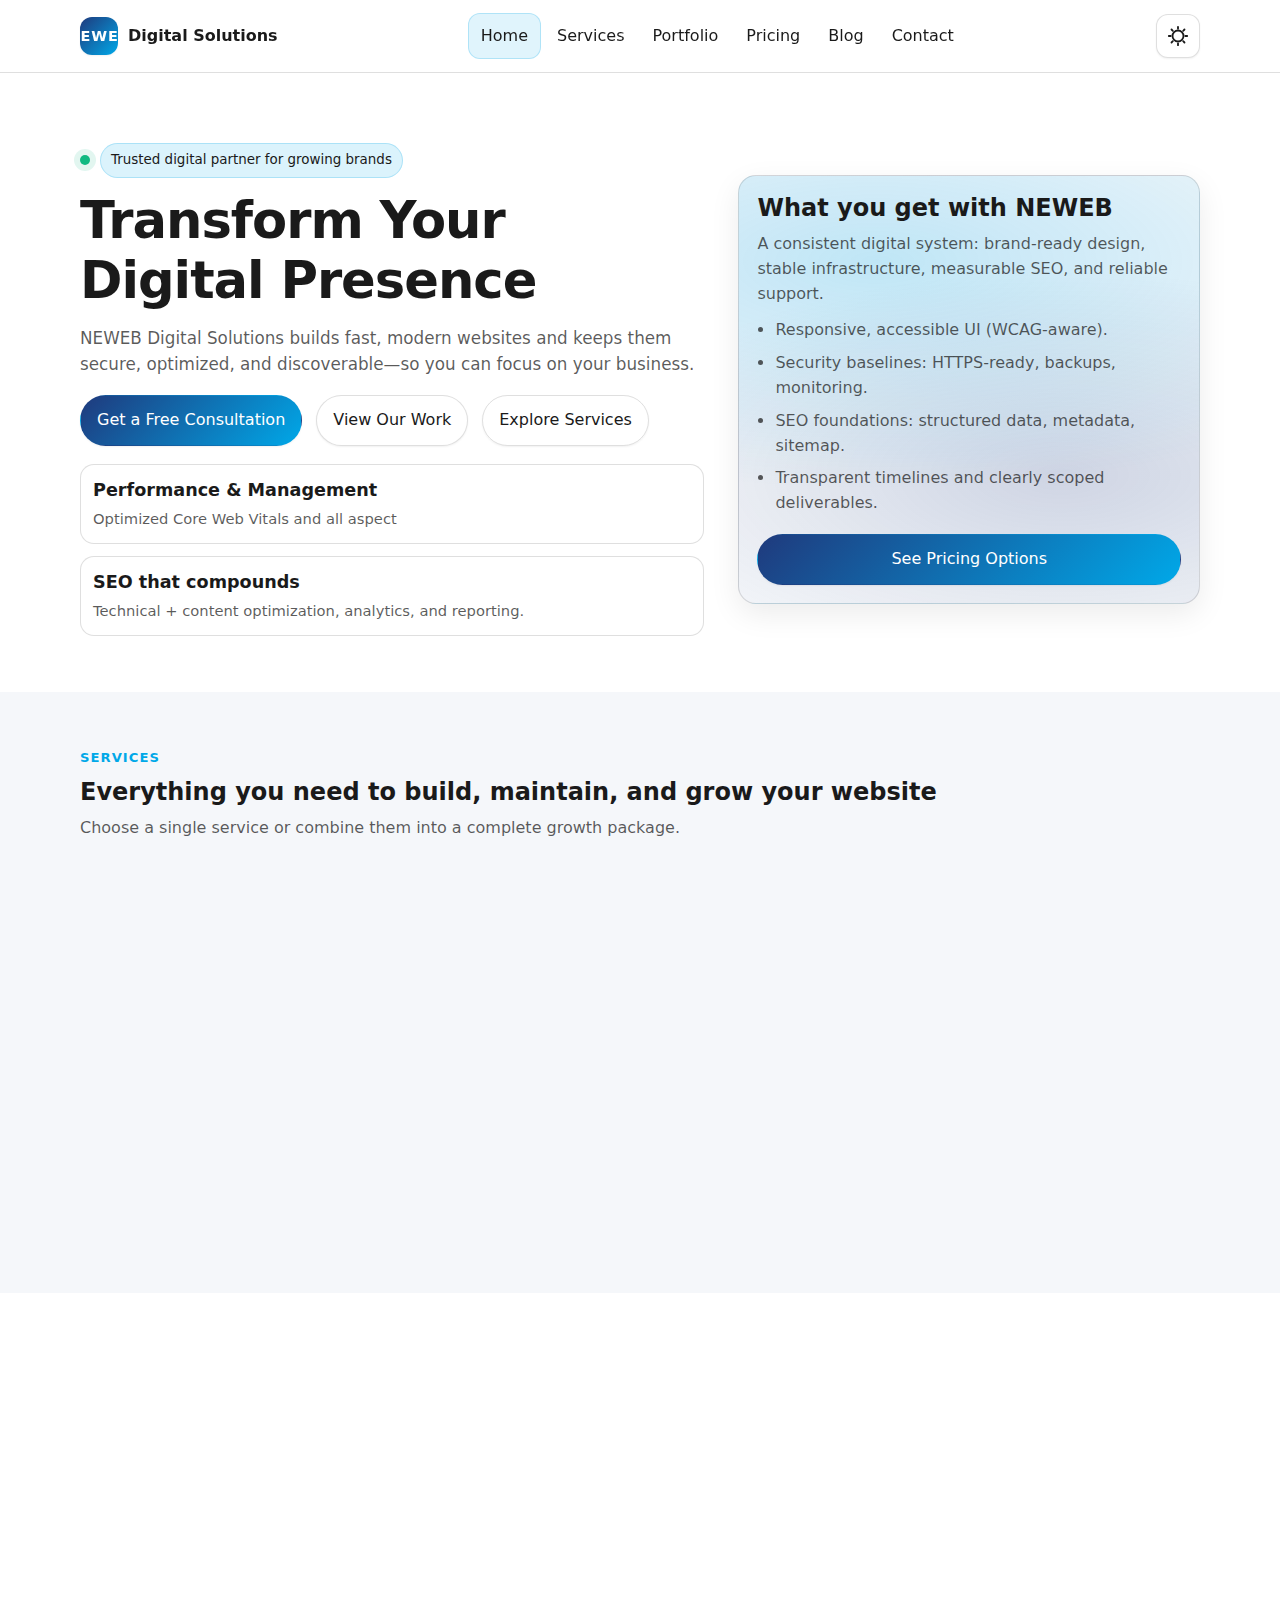
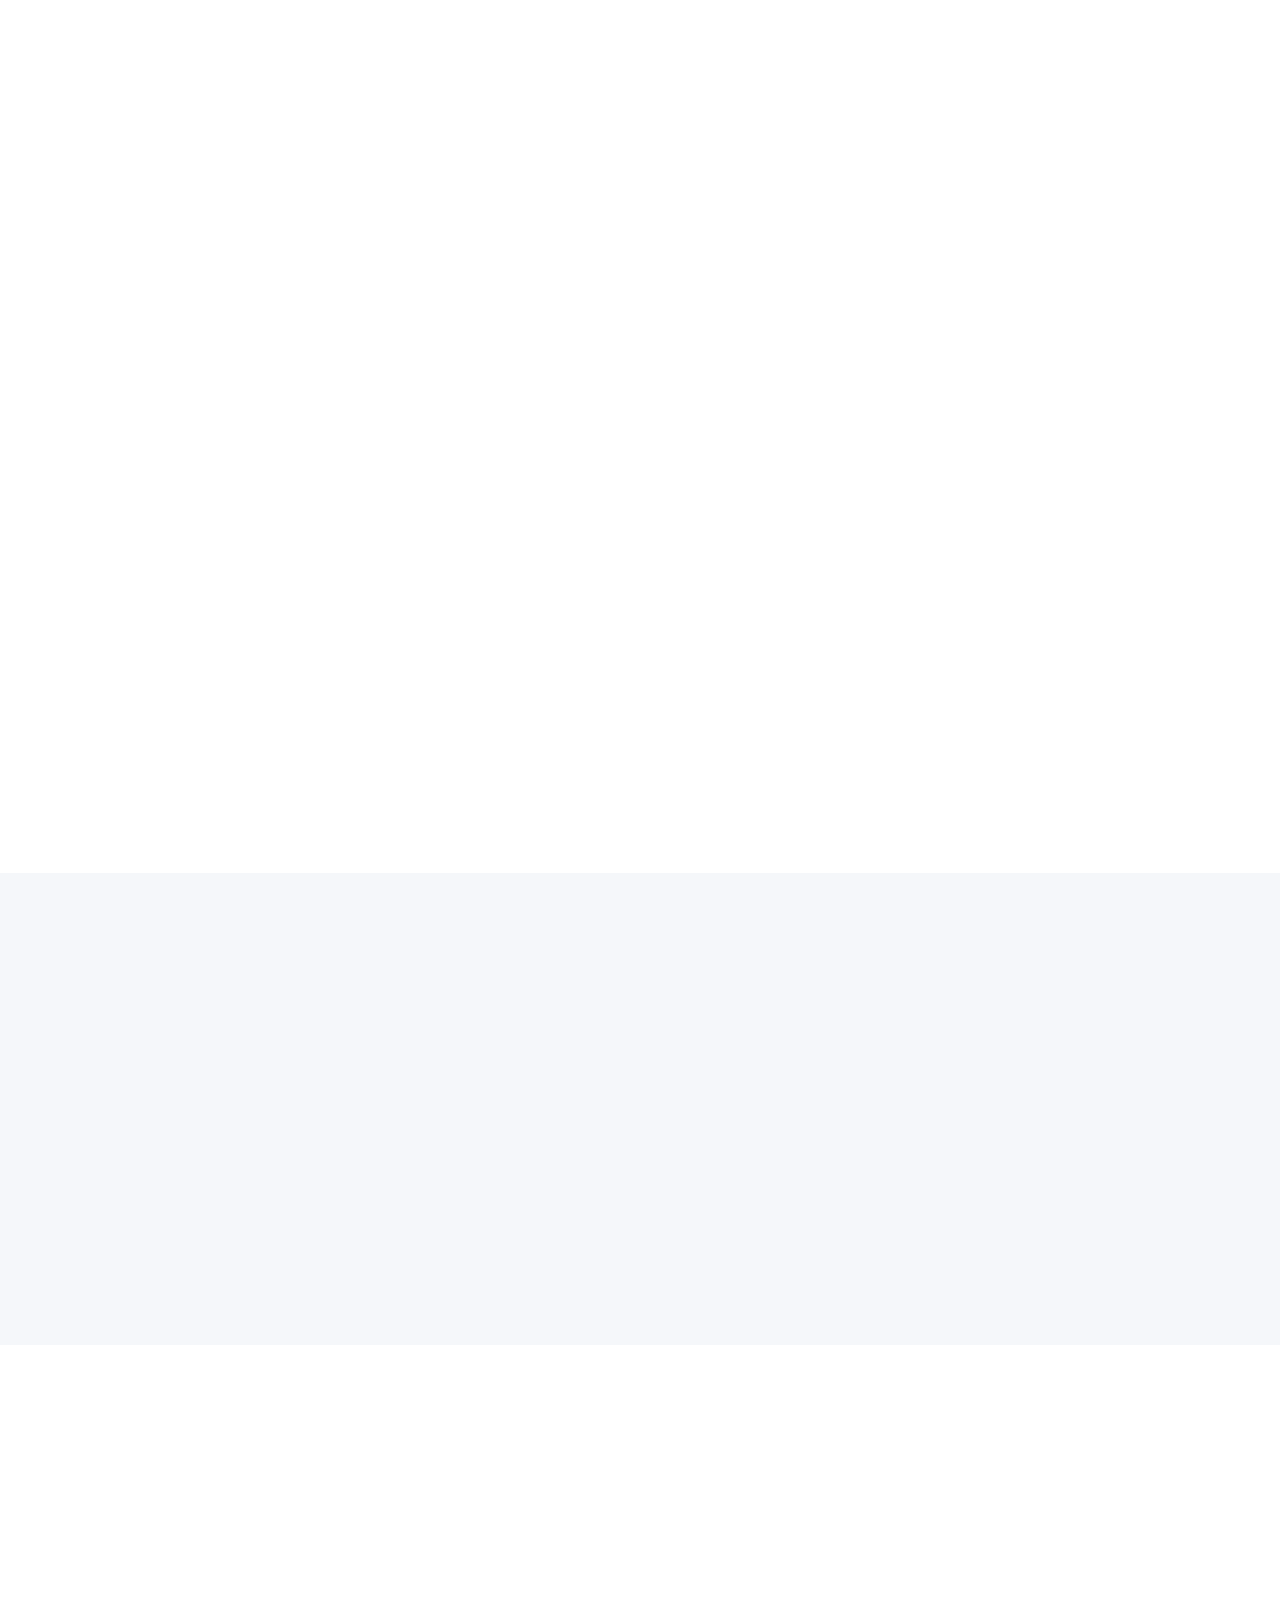
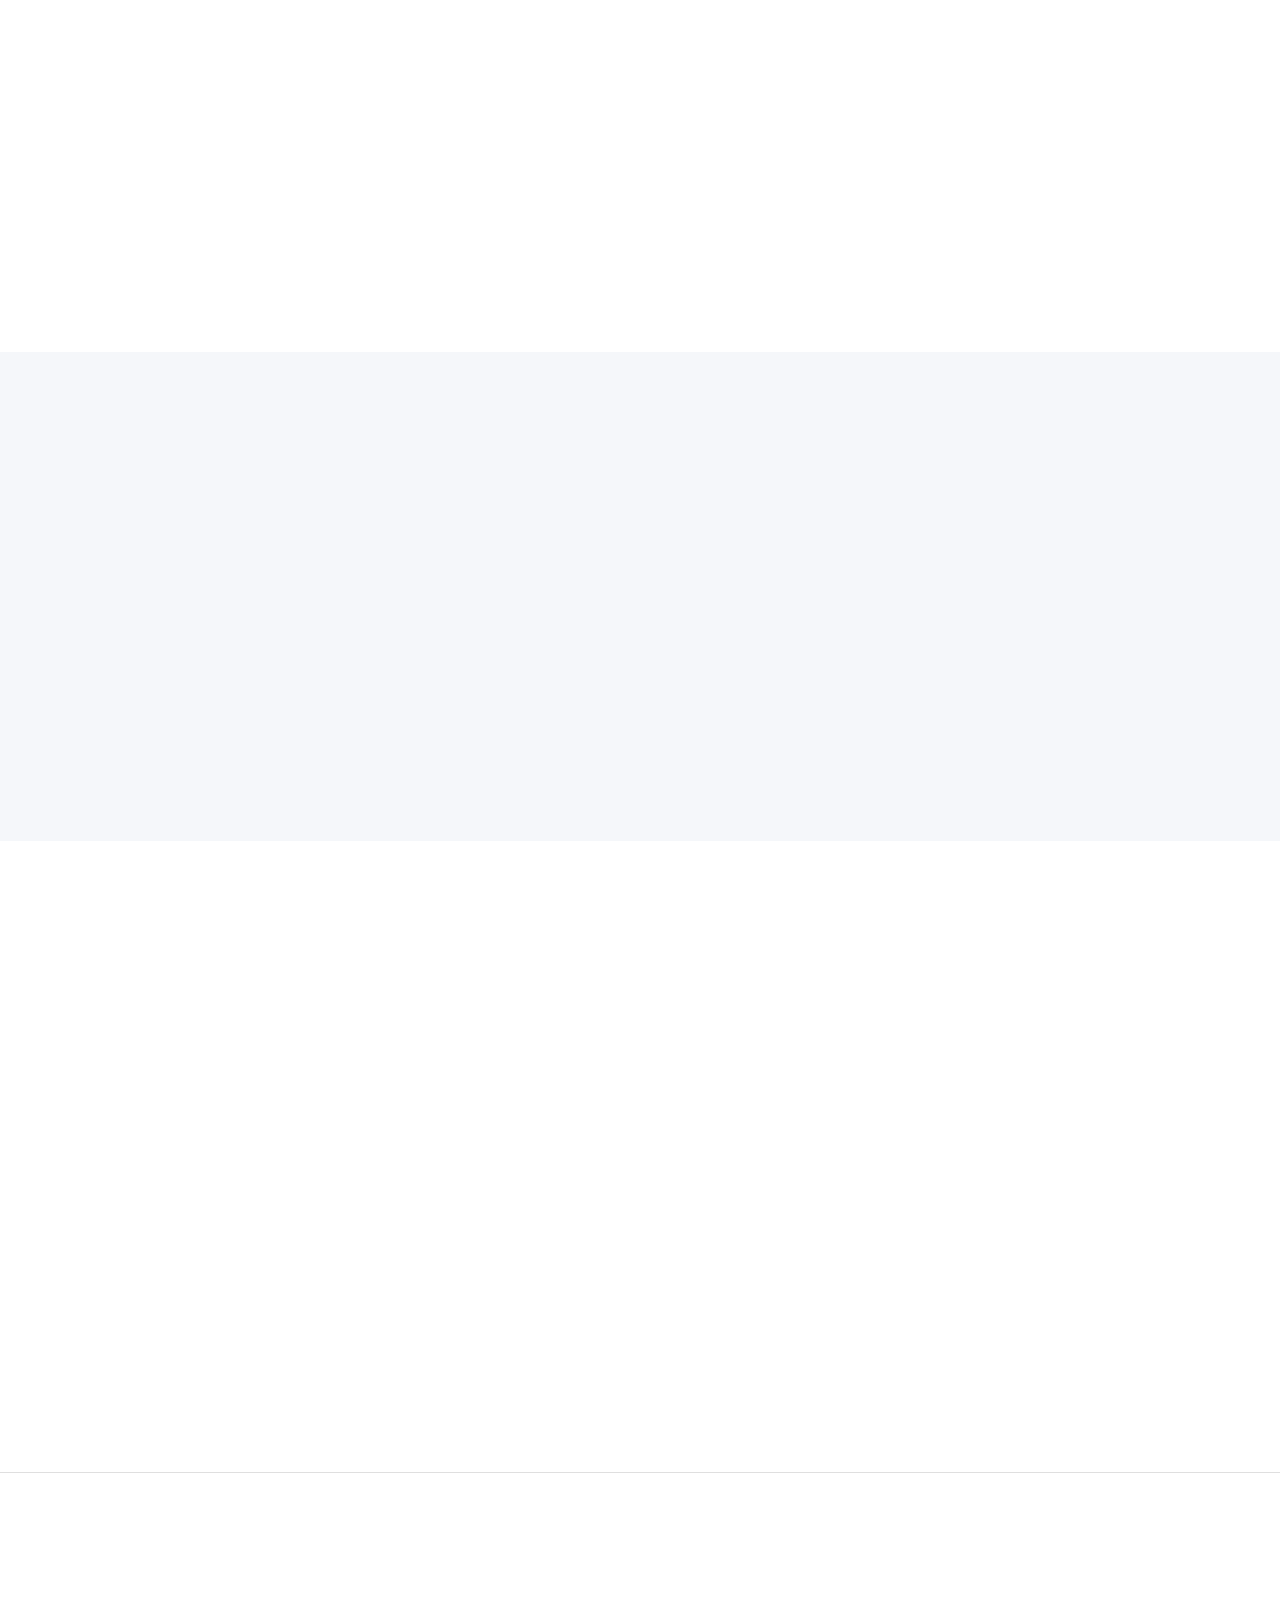
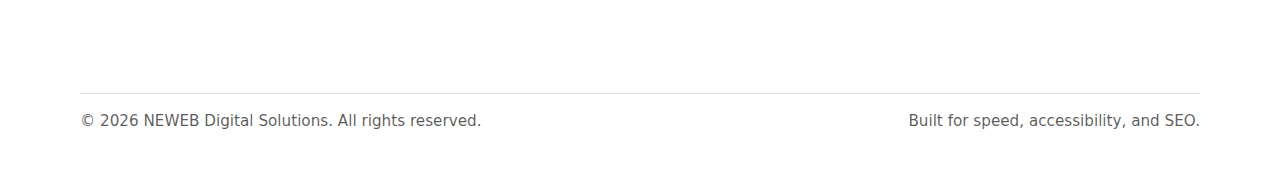
<file: neweb/index.html>
<!doctype html>
<html lang="en">
<head>
  <meta charset="utf-8" />
  <meta name="viewport" content="width=device-width, initial-scale=1" />
  <meta name="theme-color" content="#1F3A7D" />
  <meta name="robots" content="index,follow" />

  <title>NEWEB Digital Solutions | Transform Your Digital Presence</title>
  <meta name="description" content="NEWEB Digital Solutions helps businesses grow with high-performance website development, proactive web management, and ROI-focused SEO services." />
  <meta name="keywords" content="NEWEB Digital Solutions, website development, web management, SEO services, responsive web design, technical SEO" />
  <link rel="canonical" href="https://newebdigitalsolutions.com/" />

  <meta property="og:title" content="NEWEB Digital Solutions" />
  <meta property="og:description" content="Transform Your Digital Presence with website development, web management, and SEO." />
  <meta property="og:type" content="website" />
  <meta property="og:url" content="https://newebdigitalsolutions.com/" />
  <meta property="og:image" content="https://newebdigitalsolutions.com/assets/images/placeholder.svg" />

  <meta name="twitter:card" content="summary_large_image" />
  <meta name="twitter:title" content="NEWEB Digital Solutions" />
  <meta name="twitter:description" content="Transform Your Digital Presence with website development, web management, and SEO." />

  <link rel="stylesheet" href="css/style.css" />
  <script defer src="js/script.js"></script>

  <script type="application/ld+json">
    {
      "@context": "https://schema.org",
      "@graph": [
        {
          "@type": "Organization",
          "@id": "https://newebdigitalsolutions.com/#organization",
          "name": "NEWEB Digital Solutions",
          "url": "https://newebdigitalsolutions.com/",
          "logo": "https://newebdigitalsolutions.com/assets/images/placeholder.svg",
          "sameAs": [],
          "description": "Website development, web management, and SEO services provider.",
          "foundingLocation": "Indonesia"
        },
        {
          "@type": "WebSite",
          "@id": "https://newebdigitalsolutions.com/#website",
          "url": "https://newebdigitalsolutions.com/",
          "name": "NEWEB Digital Solutions",
          "publisher": {"@id": "https://newebdigitalsolutions.com/#organization"},
          "potentialAction": {
            "@type": "SearchAction",
            "target": "https://newebdigitalsolutions.com/blog.html?q={search_term_string}",
            "query-input": "required name=search_term_string"
          }
        }
      ]
    }
  </script>
</head>

<body>
  <a class="skip-link" href="#main-content">Skip to content</a>

  <header class="site-header" role="banner">
    <div class="container header-inner">
      <a class="logo" href="index.html" aria-label="NEWEB Digital Solutions home">
        <span class="logo-mark" aria-hidden="true">NEWEB</span>
        <span>Digital Solutions</span>
      </a>

      <nav class="primary-nav" aria-label="Primary" id="primary-navigation">
        <ul class="nav-list">
          <li><a href="index.html" aria-current="page">Home</a></li>
          <li><a href="services.html">Services</a></li>
          <li><a href="portfolio.html">Portfolio</a></li>
          <li><a href="pricing.html">Pricing</a></li>
          <li><a href="blog.html">Blog</a></li>
          <li><a href="contact.html">Contact</a></li>
        </ul>
      </nav>

      <div class="nav-actions">
        <button class="theme-toggle" type="button" data-theme-toggle aria-label="Toggle dark mode">
          <span class="sr-only">Toggle dark mode</span>
          <svg width="22" height="22" viewBox="0 0 24 24" fill="none" aria-hidden="true">
            <path d="M12 18a6 6 0 1 1 0-12 6 6 0 0 1 0 12Z" stroke="currentColor" stroke-width="2" />
            <path d="M12 2v2M12 20v2M4.93 4.93l1.41 1.41M17.66 17.66l1.41 1.41M2 12h2M20 12h2M4.93 19.07l1.41-1.41M17.66 6.34l1.41-1.41" stroke="currentColor" stroke-width="2" stroke-linecap="round" />
          </svg>
        </button>

        <button class="nav-toggle" type="button" data-nav-toggle aria-controls="primary-navigation" aria-expanded="false">
          <span class="sr-only">Open menu</span>
          <span class="nav-toggle-lines" aria-hidden="true"><span></span><span></span><span></span></span>
        </button>
      </div>
    </div>
  </header>

  <main id="main-content">
    <section class="hero" aria-label="Hero">
      <div class="container hero-grid">
        <div data-animate>
          <div class="kicker"><span class="kicker-dot" aria-hidden="true"></span><span class="badge">Trusted digital partner for growing brands</span></div>
          <h1>Transform Your Digital Presence</h1>
          <p class="lead mt-14">NEWEB Digital Solutions builds fast, modern websites and keeps them secure, optimized, and discoverable—so you can focus on your business.</p>

          <div class="hero-actions" role="group" aria-label="Primary calls to action">
            <a class="btn btn--primary" href="contact.html">Get a Free Consultation</a>
            <a class="btn btn--secondary" href="portfolio.html">View Our Work</a>
            <a class="btn btn--ghost" href="services.html">Explore Services</a>
          </div>

          <div class="hero-metrics" aria-label="Highlights">
            <div class="metric">
              <strong>Performance & Management</strong>
              <span class="helper">Optimized Core Web Vitals and all aspect</span>
            </div>
            <div class="metric">
              <strong>SEO that compounds</strong>
              <span class="helper">Technical + content optimization, analytics, and reporting.</span>
            </div>
          </div>
        </div>

        <aside class="hero-card" data-animate aria-label="Quick value summary">
          <h2 class="m0">What you get with NEWEB</h2>
          <p class="mt-10">A consistent digital system: brand-ready design, stable infrastructure, measurable SEO, and reliable support.</p>
          <ul class="feature-list">
            <li>Responsive, accessible UI (WCAG-aware).</li>
            <li>Security baselines: HTTPS-ready, backups, monitoring.</li>
            <li>SEO foundations: structured data, metadata, sitemap.</li>
            <li>Transparent timelines and clearly scoped deliverables.</li>
          </ul>
          <div class="mt-18">
            <a class="btn btn--primary btn--block" href="pricing.html">See Pricing Options</a>
          </div>
        </aside>
      </div>
    </section>

    <section class="section section--soft" aria-labelledby="services-title">
      <div class="container">
        <header class="section__header" data-animate>
          <span class="section__eyebrow">Services</span>
          <h2 id="services-title">Everything you need to build, maintain, and grow your website</h2>
          <p>Choose a single service or combine them into a complete growth package.</p>
        </header>

        <div class="grid grid--3" data-animate>
          <article class="card">
            <div class="card__header">
              <div>
                <h3 class="card__title">Website Development</h3>
                <p>Modern, responsive websites built for performance and conversions.</p>
              </div>
              <span class="card__icon" aria-hidden="true">
                <img src="assets/icons/icon-webdev.svg" alt="" />
              </span>
            </div>
            <ul class="feature-list">
              <li>Responsive design and accessibility-first layouts</li>
              <li>Performance optimization (Core Web Vitals)</li>
              <li>SEO-ready structure and metadata</li>
            </ul>
            <div class="card__cta"><a class="btn btn--secondary" href="services.html#website-development">Learn more</a></div>
          </article>

          <article class="card">
            <div class="card__header">
              <div>
                <h3 class="card__title">Web Management</h3>
                <p>Reliable monitoring, updates, and security to keep your site healthy.</p>
              </div>
              <span class="card__icon" aria-hidden="true">
                <img src="assets/icons/icon-management.svg" alt="" />
              </span>
            </div>
            <ul class="feature-list">
              <li>Plugin/core updates, backups, and uptime checks</li>
              <li>Security hardening and incident support</li>
              <li>Monthly performance and content reviews</li>
            </ul>
            <div class="card__cta"><a class="btn btn--secondary" href="services.html#web-management">Learn more</a></div>
          </article>

          <article class="card">
            <div class="card__header">
              <div>
                <h3 class="card__title">SEO Services</h3>
                <p>Keyword strategy, content optimization, and analytics reporting.</p>
              </div>
              <span class="card__icon" aria-hidden="true">
                <img src="assets/icons/icon-seo.svg" alt="" />
              </span>
            </div>
            <ul class="feature-list">
              <li>Keyword research and content planning</li>
              <li>On-page and technical SEO improvements</li>
              <li>Tracking, analytics, and actionable reporting</li>
            </ul>
            <div class="card__cta"><a class="btn btn--secondary" href="services.html#seo-services">Learn more</a></div>
          </article>
        </div>
      </div>
    </section>

    <section class="section" aria-labelledby="portfolio-title">
      <div class="container">
        <header class="section__header" data-animate>
          <span class="section__eyebrow">Portfolio</span>
          <h2 id="portfolio-title">Featured projects built to perform</h2>
          <p>Six examples of what professional design + technical execution looks like.</p>
        </header>

        <div class="grid grid--3" data-animate>
          <article class="card">
            <div class="project-thumb">
              <img src="assets/images/placeholder.svg" alt="E-commerce website project thumbnail" loading="lazy" />
            </div>
            <h3 class="card__title mt-14">Astra Commerce</h3>
            <p>Conversion-optimized storefront with fast product discovery.</p>
            <div class="card__meta">
              <span class="tag">Web Development</span>
              <span class="tag">Performance</span>
            </div>
            <div class="card__cta"><a class="btn btn--secondary" href="portfolio.html">View details</a></div>
          </article>

          <article class="card">
            <div class="project-thumb">
              <img src="assets/images/placeholder.svg" alt="Corporate website project thumbnail" loading="lazy" />
            </div>
            <h3 class="card__title mt-14">Northwind Corporate</h3>
            <p>Enterprise-ready website with clear messaging and lead capture.</p>
            <div class="card__meta">
              <span class="tag">Web Development</span>
              <span class="tag">SEO-ready</span>
            </div>
            <div class="card__cta"><a class="btn btn--secondary" href="portfolio.html">View details</a></div>
          </article>

          <article class="card">
            <div class="project-thumb">
              <img src="assets/images/placeholder.svg" alt="Maintenance dashboard project thumbnail" loading="lazy" />
            </div>
            <h3 class="card__title mt-14">Pulse Monitoring</h3>
            <p>Always-on monitoring + monthly maintenance workflows.</p>
            <div class="card__meta">
              <span class="tag">Web Management</span>
              <span class="tag">Security</span>
            </div>
            <div class="card__cta"><a class="btn btn--secondary" href="portfolio.html">View details</a></div>
          </article>

          <article class="card">
            <div class="project-thumb">
              <img src="assets/images/placeholder.svg" alt="SEO content optimization project thumbnail" loading="lazy" />
            </div>
            <h3 class="card__title mt-14">Evergreen SEO Sprint</h3>
            <p>Technical fixes + content structure for long-term rankings.</p>
            <div class="card__meta">
              <span class="tag">SEO</span>
              <span class="tag">Analytics</span>
            </div>
            <div class="card__cta"><a class="btn btn--secondary" href="portfolio.html">View details</a></div>
          </article>

          <article class="card">
            <div class="project-thumb">
              <img src="assets/images/placeholder.svg" alt="Landing page redesign project thumbnail" loading="lazy" />
            </div>
            <h3 class="card__title mt-14">BlueWave Landing</h3>
            <p>High-impact landing page redesign focused on conversions.</p>
            <div class="card__meta">
              <span class="tag">Web Development</span>
              <span class="tag">UX</span>
            </div>
            <div class="card__cta"><a class="btn btn--secondary" href="portfolio.html">View details</a></div>
          </article>

          <article class="card">
            <div class="project-thumb">
              <img src="assets/images/placeholder.svg" alt="Site speed and SEO audit project thumbnail" loading="lazy" />
            </div>
            <h3 class="card__title mt-14">Speed + SEO Audit</h3>
            <p>Core Web Vitals improvements and technical SEO cleanup.</p>
            <div class="card__meta">
              <span class="tag">SEO</span>
              <span class="tag">Performance</span>
            </div>
            <div class="card__cta"><a class="btn btn--secondary" href="portfolio.html">View details</a></div>
          </article>
        </div>

        <div class="mt-22" data-animate>
          <a class="btn btn--primary" href="portfolio.html">View full portfolio</a>
        </div>
      </div>
    </section>

    <section class="section section--soft" aria-labelledby="testimonials-title">
      <div class="container">
        <header class="section__header" data-animate>
          <span class="section__eyebrow">Testimonials</span>
          <h2 id="testimonials-title">Clients trust NEWEB for clarity, speed, and results</h2>
          <p>Realistic timelines, measurable improvements, and communication you can rely on.</p>
        </header>

        <div class="carousel" data-carousel data-animate aria-label="Testimonials carousel">
          <div class="carousel-track" data-carousel-track>
            <article class="carousel-item">
              <div class="card quote">
                <p>“NEWEB delivered a website that loads fast and clearly explains our services. We saw more qualified inquiries within weeks.”</p>
                <footer>
                  <span class="avatar" aria-hidden="true"></span>
                  <strong>Rina A.</strong>
                  <span class="tag">Business Owner</span>
                </footer>
              </div>
            </article>

            <article class="carousel-item">
              <div class="card quote">
                <p>“Our maintenance headaches disappeared. Updates and monitoring are handled proactively, with clear monthly reports.”</p>
                <footer>
                  <span class="avatar" aria-hidden="true"></span>
                  <strong>Hendra S.</strong>
                  <span class="tag">Operations Lead</span>
                </footer>
              </div>
            </article>

            <article class="carousel-item">
              <div class="card quote">
                <p>“The SEO improvements were structured and measurable. We now track rankings, traffic, and conversions properly.”</p>
                <footer>
                  <span class="avatar" aria-hidden="true"></span>
                  <strong>Mei L.</strong>
                  <span class="tag">Marketing Manager</span>
                </footer>
              </div>
            </article>

            <article class="carousel-item">
              <div class="card quote">
                <p>“Professional communication and on-time delivery. The result is a clean, modern site that matches our brand.”</p>
                <footer>
                  <span class="avatar" aria-hidden="true"></span>
                  <strong>Dimas P.</strong>
                  <span class="tag">Startup Founder</span>
                </footer>
              </div>
            </article>

            <article class="carousel-item">
              <div class="card quote">
                <p>“Our site got faster and more stable. NEWEB explained every recommendation in a way our team could act on.”</p>
                <footer>
                  <span class="avatar" aria-hidden="true"></span>
                  <strong>Sari N.</strong>
                  <span class="tag">Project Manager</span>
                </footer>
              </div>
            </article>

            <article class="carousel-item">
              <div class="card quote">
                <p>“The team went beyond design—they built a solid SEO foundation with structured data and a clean content strategy.”</p>
                <footer>
                  <span class="avatar" aria-hidden="true"></span>
                  <strong>Kevin T.</strong>
                  <span class="tag">Growth Lead</span>
                </footer>
              </div>
            </article>
          </div>

          <div class="carousel-controls" aria-label="Carousel controls">
            <button class="icon-btn" type="button" data-carousel-prev aria-label="Previous testimonials">
              <svg width="22" height="22" viewBox="0 0 24 24" fill="none" aria-hidden="true"><path d="M15 18l-6-6 6-6" stroke="currentColor" stroke-width="2" stroke-linecap="round" stroke-linejoin="round"/></svg>
            </button>
            <button class="icon-btn" type="button" data-carousel-next aria-label="Next testimonials">
              <svg width="22" height="22" viewBox="0 0 24 24" fill="none" aria-hidden="true"><path d="M9 18l6-6-6-6" stroke="currentColor" stroke-width="2" stroke-linecap="round" stroke-linejoin="round"/></svg>
            </button>
          </div>
        </div>
      </div>
    </section>

    <section class="section" aria-labelledby="pricing-title">
      <div class="container">
        <header class="section__header" data-animate>
          <span class="section__eyebrow">Pricing</span>
          <h2 id="pricing-title">Clear packages for every stage</h2>
          <p>Start small, scale fast, and upgrade whenever you need more support.</p>
        </header>

        <div class="grid grid--3" data-animate>
          <article class="card">
            <h3 class="card__title">Starter</h3>
            <p class="price">Rp 2,000,000 – 3,000,000 <small>/ project</small></p>
            <ul class="feature-list">
              <li>Professional single-page or basic multi-page setup</li>
              <li>Mobile-first responsive design</li>
              <li>SEO-ready structure and sitemap</li>
            </ul>
            <div class="card__cta"><a class="btn btn--primary btn--block" href="pricing.html">Choose Starter</a></div>
          </article>

          <article class="card">
            <h3 class="card__title">Professional</h3>
            <p class="price">Rp 5,000,000 – 8,000,000 <small>/ project</small></p>
            <ul class="feature-list">
              <li>Custom UI, conversion-focused sections</li>
              <li>Performance optimization and analytics setup</li>
              <li>Content and technical SEO improvements</li>
            </ul>
            <div class="card__cta"><a class="btn btn--primary btn--block" href="pricing.html">Choose Professional</a></div>
          </article>

          <article class="card">
            <h3 class="card__title">Enterprise</h3>
            <p class="price">Custom <small>/ scoped</small></p>
            <ul class="feature-list">
              <li>Advanced integrations and tailored workflows</li>
              <li>Ongoing management, SLAs, and security support</li>
              <li>Continuous SEO and content operations</li>
            </ul>
            <div class="card__cta"><a class="btn btn--primary btn--block" href="contact.html">Request a quote</a></div>
          </article>
        </div>
      </div>
    </section>

    <section class="section section--soft" aria-labelledby="newsletter-title">
      <div class="container">
        <header class="section__header" data-animate>
          <span class="section__eyebrow">Newsletter</span>
          <h2 id="newsletter-title">Monthly insights for faster growth</h2>
          <p>Practical tips on SEO, website performance, and secure site operations.</p>
        </header>

        <div class="grid grid--2" data-animate>
          <div class="card">
            <h3 class="card__title">Subscribe</h3>
            <form class="form" data-newsletter-form novalidate>
              <div class="field">
                <label class="label" for="newsletter-email">Email address</label>
                <input class="input" id="newsletter-email" name="email" type="email" autocomplete="email" placeholder="you@company.com" required />
                <div class="helper">We store your email locally in this demo. Connect to your provider in production.</div>
              </div>
              <button class="btn btn--primary" type="submit">Subscribe</button>
              <div class="form-message" data-form-message hidden aria-live="polite"></div>
            </form>
          </div>

          <aside class="card" aria-label="Newsletter benefits">
            <h3 class="card__title">What you’ll receive</h3>
            <ul class="feature-list">
              <li>SEO checklists you can apply immediately</li>
              <li>Performance improvement ideas for Core Web Vitals</li>
              <li>Security and maintenance best practices</li>
              <li>Case studies and templates</li>
            </ul>
            <div class="mt-18">
              <a class="btn btn--secondary" href="blog.html">Read our latest articles</a>
            </div>
          </aside>
        </div>
      </div>
    </section>

    <section class="section" aria-labelledby="faq-title">
      <div class="container">
        <header class="section__header" data-animate>
          <span class="section__eyebrow">FAQ</span>
          <h2 id="faq-title">Common questions</h2>
          <p>Quick answers about timelines, process, and what’s included.</p>
        </header>

        <div class="accordion" data-accordion data-animate>
          <div class="accordion-item" data-open="true">
            <button class="accordion-trigger" type="button" aria-expanded="true">
              <span>How long does a typical website project take?</span>
              <span aria-hidden="true">+</span>
            </button>
            <div class="accordion-panel">
              <p>Most Starter projects take 1–2 weeks. Professional builds typically take 3–5 weeks, depending on content readiness and integrations.</p>
            </div>
          </div>

          <div class="accordion-item" data-open="false">
            <button class="accordion-trigger" type="button" aria-expanded="false">
              <span>Do you support ongoing updates and security?</span>
              <span aria-hidden="true">+</span>
            </button>
            <div class="accordion-panel">
              <p>Yes. Our Web Management packages cover updates, monitoring, backups, and security improvements—so your site stays stable and safe.</p>
            </div>
          </div>

          <div class="accordion-item" data-open="false">
            <button class="accordion-trigger" type="button" aria-expanded="false">
              <span>Is SEO included in the build?</span>
              <span aria-hidden="true">+</span>
            </button>
            <div class="accordion-panel">
              <p>Every website includes SEO foundations: metadata, sitemap, structured content, and performance best practices. Ongoing SEO services are available for growth.</p>
            </div>
          </div>

          <div class="accordion-item" data-open="false">
            <button class="accordion-trigger" type="button" aria-expanded="false">
              <span>Can you work with our existing website?</span>
              <span aria-hidden="true">+</span>
            </button>
            <div class="accordion-panel">
              <p>Yes. We can audit your current site, improve performance, fix technical SEO issues, and manage updates—without a full rebuild when possible.</p>
            </div>
          </div>

          <div class="accordion-item" data-open="false">
            <button class="accordion-trigger" type="button" aria-expanded="false">
              <span>How do we get started?</span>
              <span aria-hidden="true">+</span>
            </button>
            <div class="accordion-panel">
              <p>Start with a short consultation. We will clarify goals, scope, timelines, and the best package for your business.</p>
            </div>
          </div>
        </div>

        <div class="mt-22" data-animate>
          <a class="btn btn--primary" href="contact.html">Contact NEWEB</a>
        </div>
      </div>
    </section>
  </main>

  <footer class="site-footer" role="contentinfo">
    <div class="container">
      <div class="footer-grid" data-animate>
        <div class="footer-col">
          <a class="logo" href="index.html">
            <span class="logo-mark" aria-hidden="true">NEWEB</span>
            <span>Digital Solutions</span>
          </a>
          <p class="mt-14">We design, build, manage, and optimize websites that help businesses grow.</p>
        </div>

        <div class="footer-col">
          <h3>Services</h3>
          <ul class="footer-links">
            <li><a href="services.html#website-development">Website Development</a></li>
            <li><a href="services.html#web-management">Web Management</a></li>
            <li><a href="services.html#seo-services">SEO Services</a></li>
          </ul>
        </div>

        <div class="footer-col">
          <h3>Resources</h3>
          <ul class="footer-links">
            <li><a href="portfolio.html">Portfolio</a></li>
            <li><a href="pricing.html">Pricing</a></li>
            <li><a href="blog.html">Blog</a></li>
            <li><a href="sitemap.xml">Sitemap</a></li>
          </ul>
        </div>

        <div class="footer-col">
          <h3>Contact</h3>
          <ul class="footer-links">
            <li><a href="contact.html">Request a quote</a></li>
            <li><a href="mailto:hello@newebdigitalsolutions.com">hello@newebdigitalsolutions.com</a></li>
            <li><a href="tel:+620000000000">+62 000 0000 0000</a></li>
          </ul>
        </div>
      </div>

      <div class="footer-bottom">
        <span>© <span data-year></span> NEWEB Digital Solutions. All rights reserved.</span>
        <span>Built for speed, accessibility, and SEO.</span>
      </div>
    </div>
  </footer>

  <noscript>
    <div class="container" style="padding: 20px 0;">
      <p class="notice">This site works best with JavaScript enabled (mobile menu, filtering, and interactive components).</p>
    </div>
  </noscript>
</body>
</html>
</file>
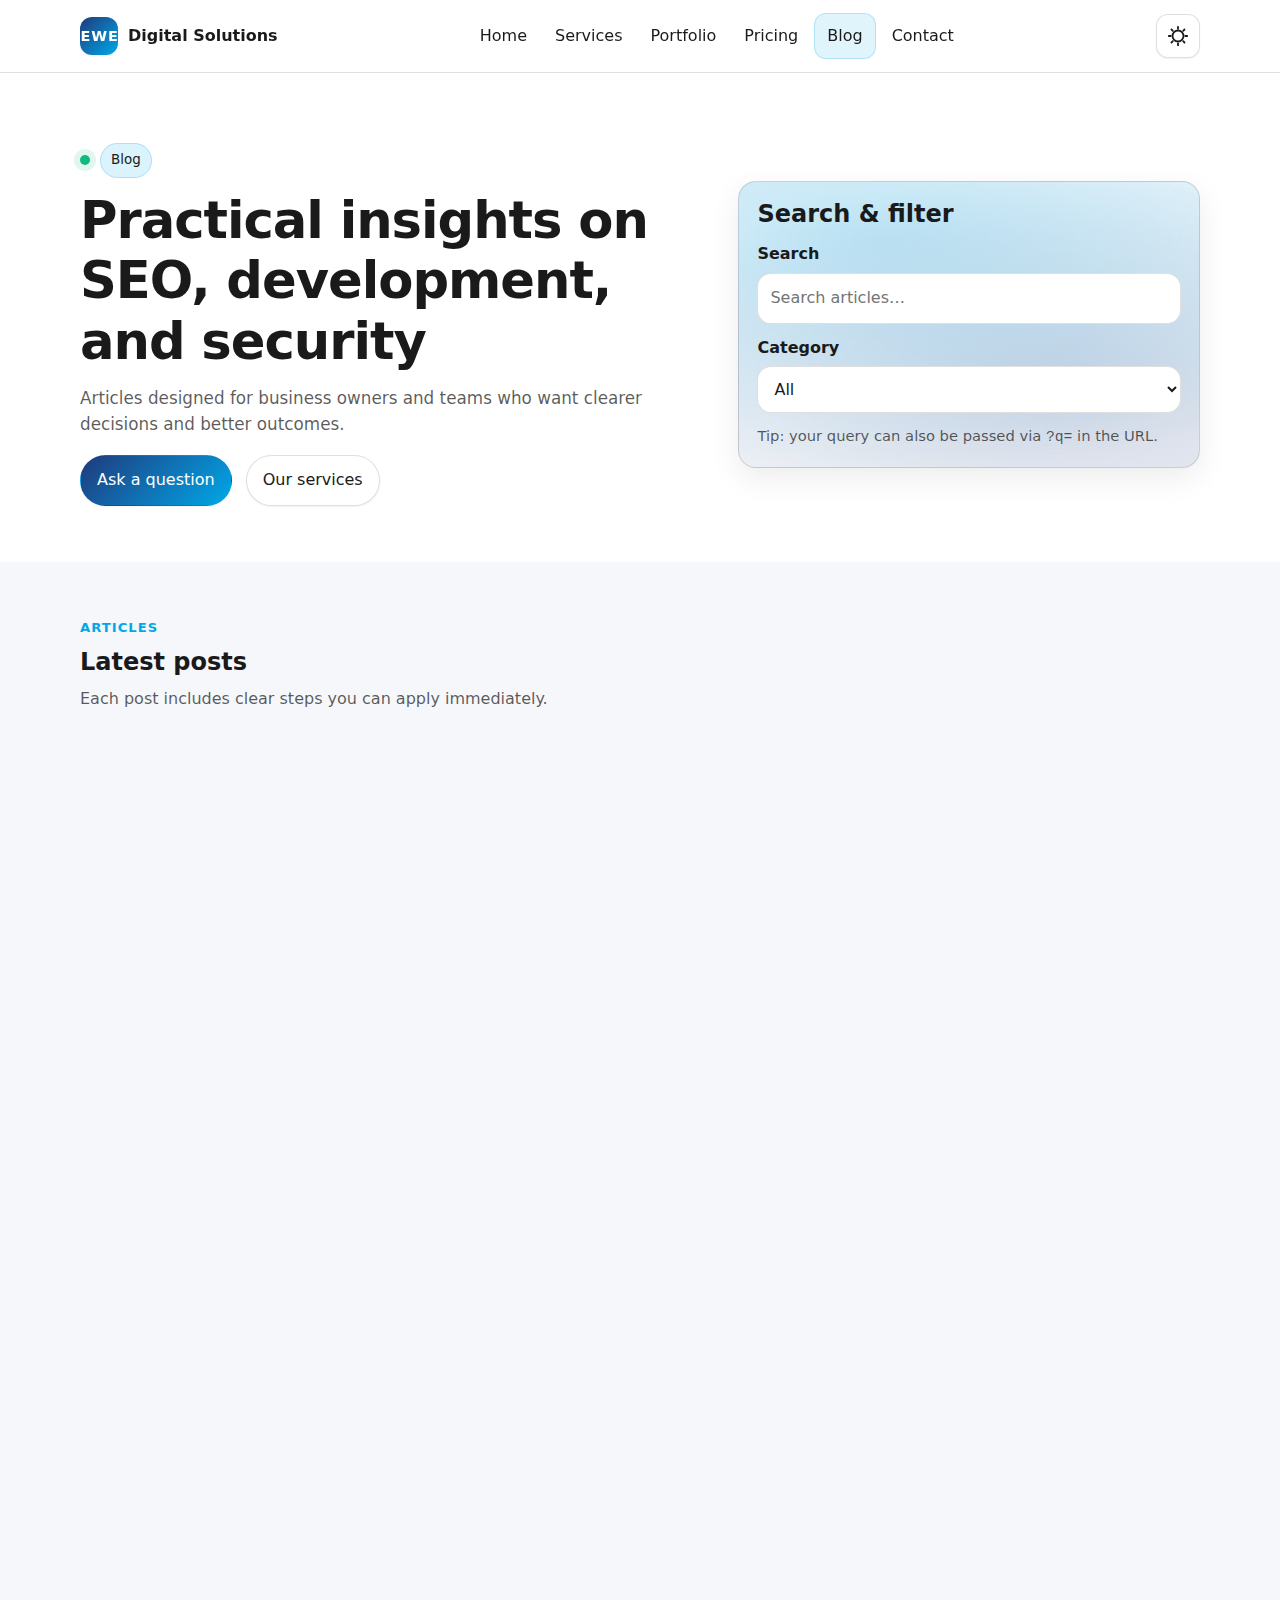
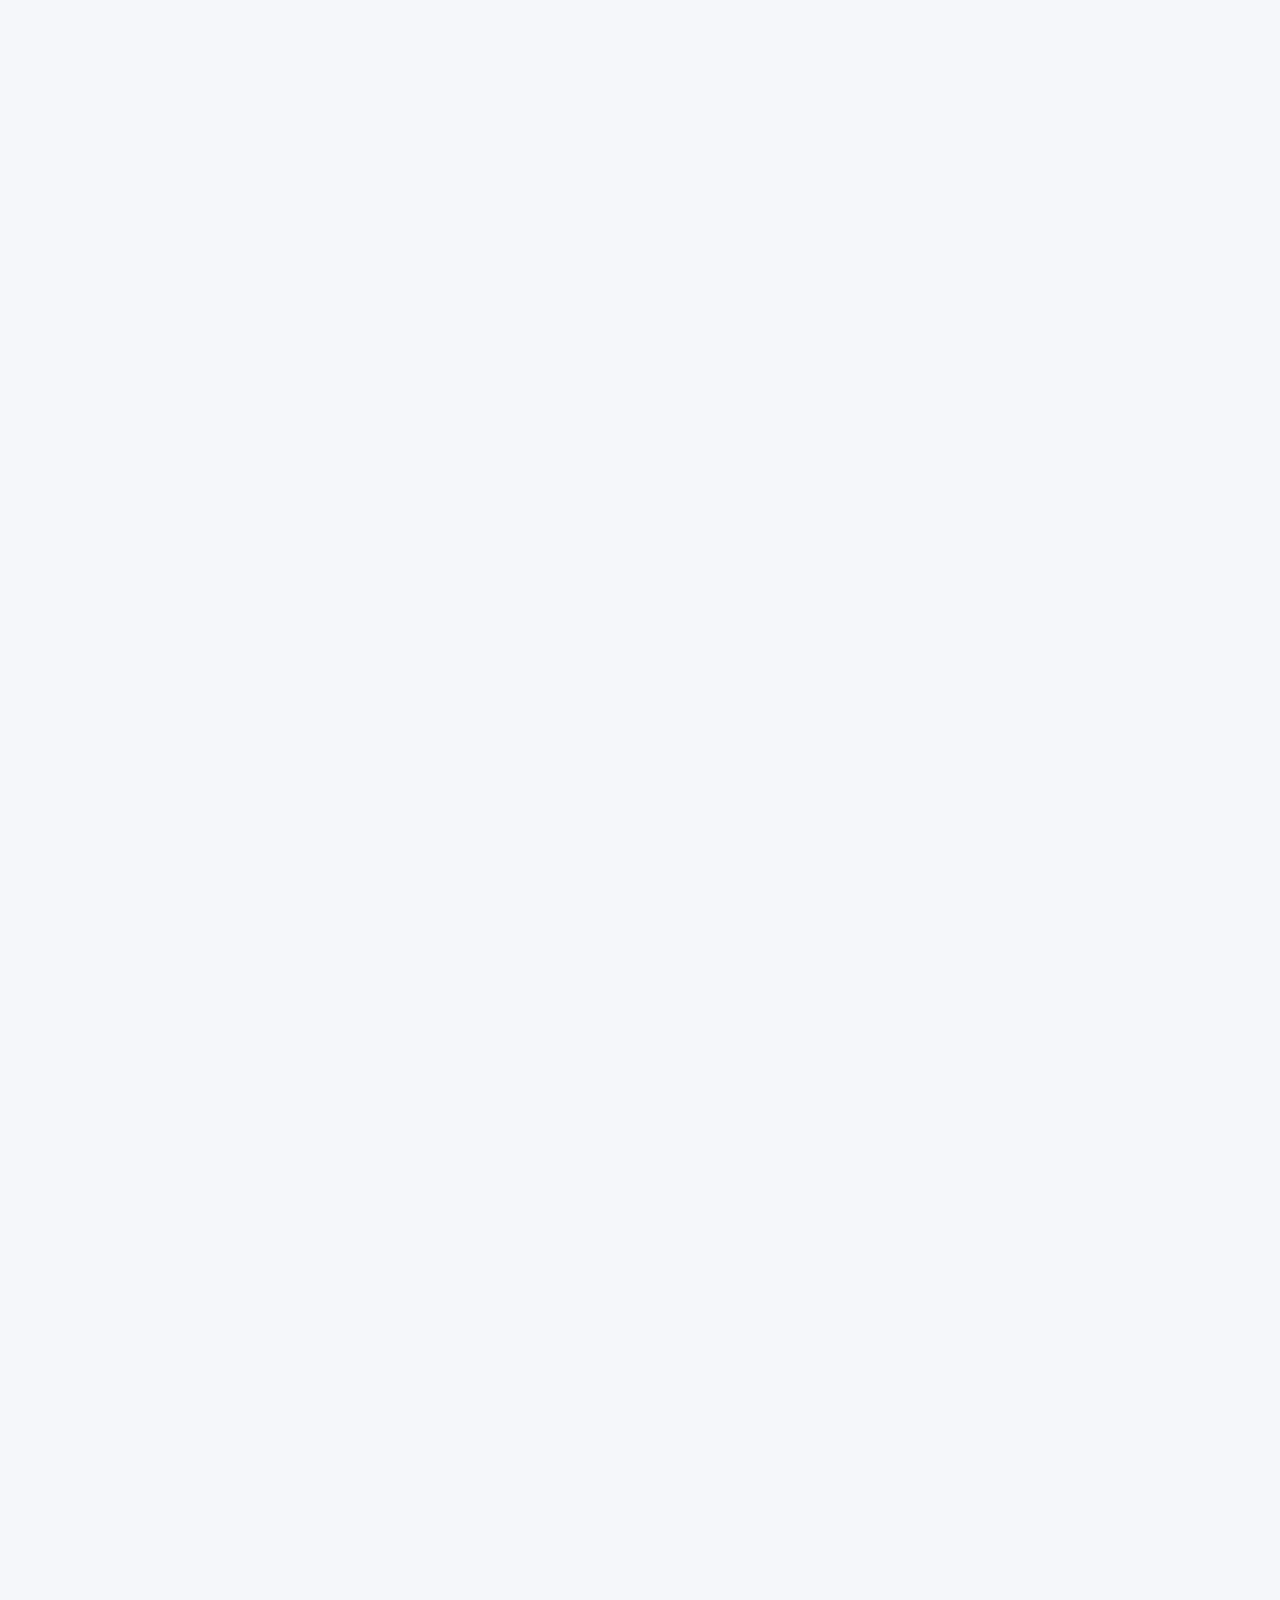
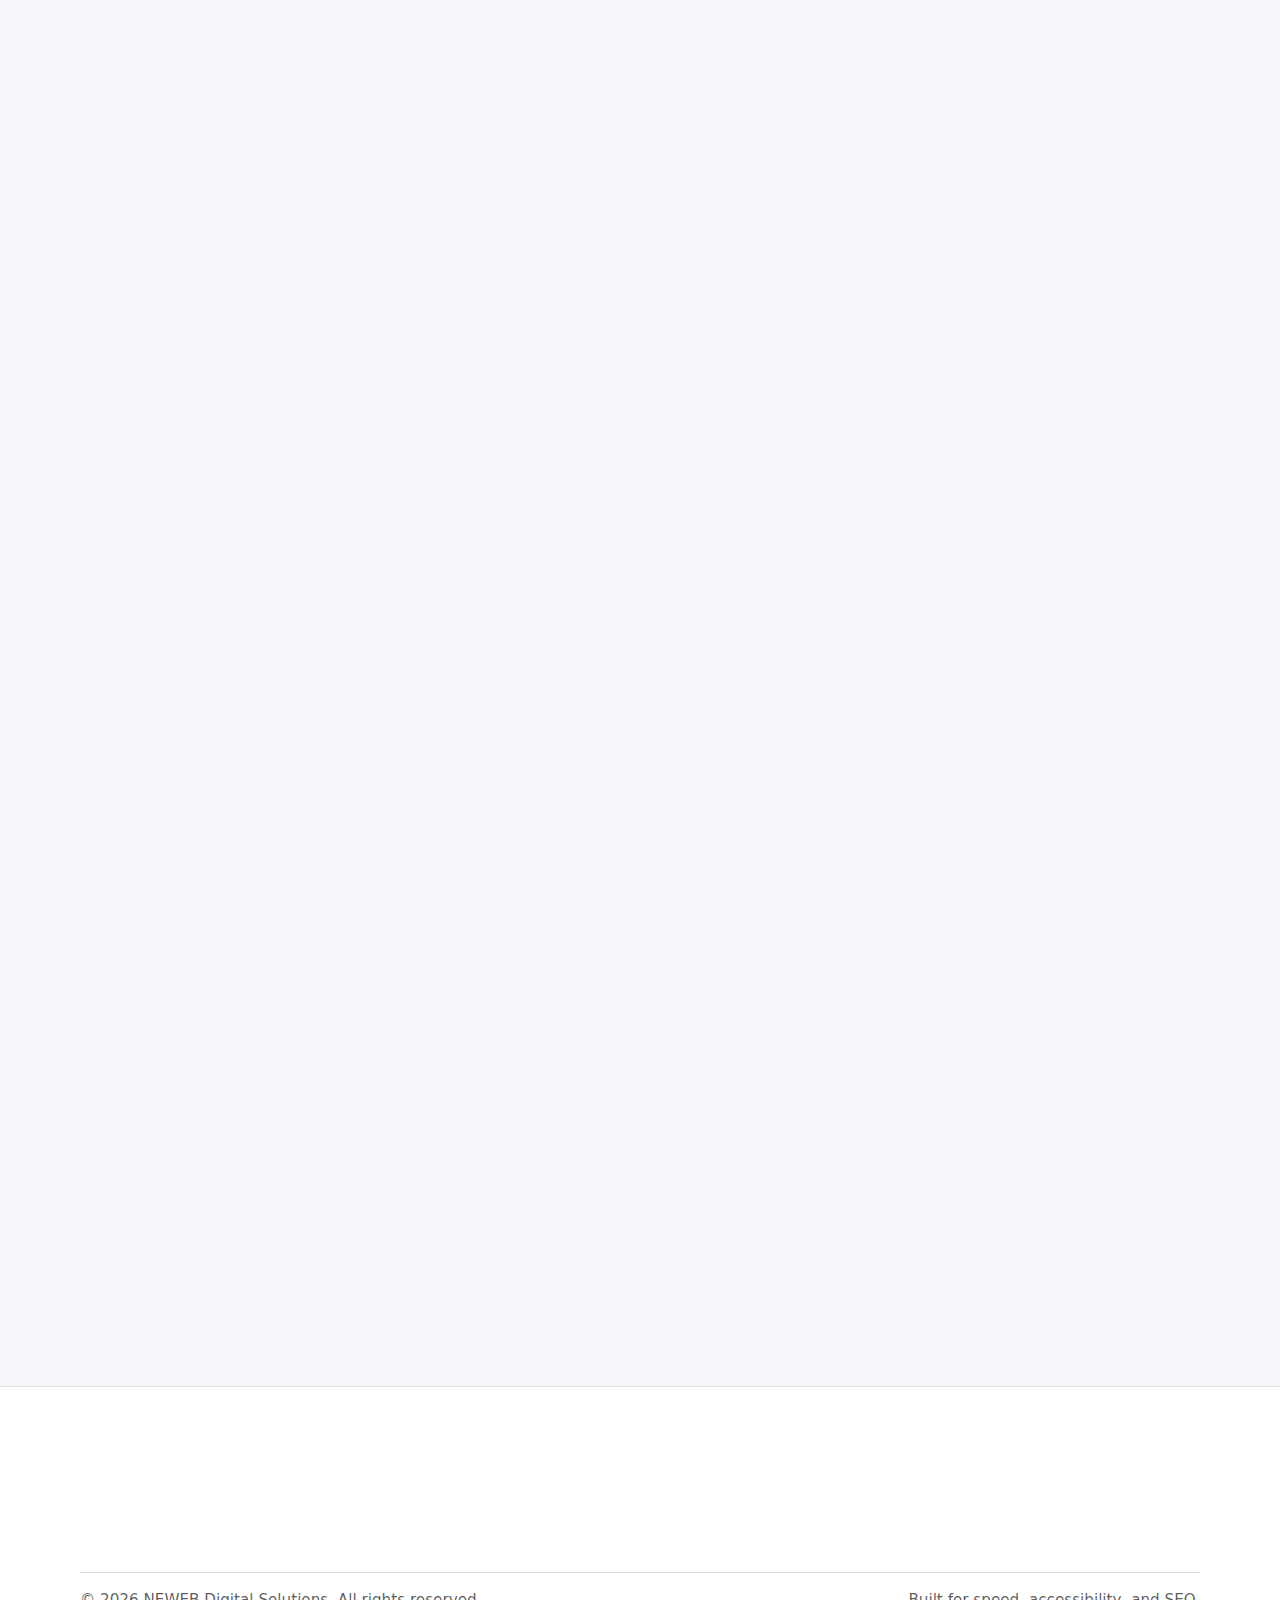
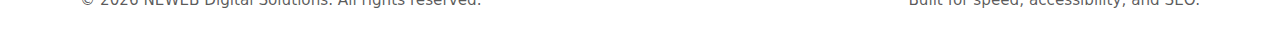
<file: neweb/blog.html>
<!doctype html>
<html lang="en">
<head>
  <meta charset="utf-8" />
  <meta name="viewport" content="width=device-width, initial-scale=1" />
  <meta name="theme-color" content="#1F3A7D" />
  <meta name="robots" content="index,follow" />

  <title>Blog | NEWEB Digital Solutions</title>
  <meta name="description" content="Read NEWEB Digital Solutions articles on SEO tips, web development trends, website security, and performance best practices." />
  <meta name="keywords" content="SEO tips, web development trends, website security, Core Web Vitals, NEWEB blog" />
  <link rel="canonical" href="https://newebdigitalsolutions.com/blog.html" />

  <meta property="og:title" content="Blog | NEWEB Digital Solutions" />
  <meta property="og:description" content="SEO tips, web development trends, and security best practices." />
  <meta property="og:type" content="website" />
  <meta property="og:url" content="https://newebdigitalsolutions.com/blog.html" />
  <meta property="og:image" content="https://newebdigitalsolutions.com/assets/images/placeholder.svg" />

  <link rel="stylesheet" href="css/style.css" />
  <script defer src="js/script.js"></script>

  <script type="application/ld+json">
    {
      "@context": "https://schema.org",
      "@graph": [
        {
          "@type": "Organization",
          "@id": "https://newebdigitalsolutions.com/#organization",
          "name": "NEWEB Digital Solutions",
          "url": "https://newebdigitalsolutions.com/",
          "logo": "https://newebdigitalsolutions.com/assets/images/placeholder.svg"
        },
        {
          "@type": "WebSite",
          "@id": "https://newebdigitalsolutions.com/#website",
          "url": "https://newebdigitalsolutions.com/",
          "name": "NEWEB Digital Solutions",
          "publisher": {"@id": "https://newebdigitalsolutions.com/#organization"}
        },
        {
          "@type": "Blog",
          "@id": "https://newebdigitalsolutions.com/blog.html#blog",
          "name": "NEWEB Blog",
          "url": "https://newebdigitalsolutions.com/blog.html",
          "isPartOf": {"@id": "https://newebdigitalsolutions.com/#website"},
          "publisher": {"@id": "https://newebdigitalsolutions.com/#organization"}
        }
      ]
    }
  </script>
</head>

<body>
  <a class="skip-link" href="#main-content">Skip to content</a>

  <header class="site-header" role="banner">
    <div class="container header-inner">
      <a class="logo" href="index.html" aria-label="NEWEB Digital Solutions home">
        <span class="logo-mark" aria-hidden="true">NEWEB</span>
        <span>Digital Solutions</span>
      </a>

      <nav class="primary-nav" aria-label="Primary" id="primary-navigation">
        <ul class="nav-list">
          <li><a href="index.html">Home</a></li>
          <li><a href="services.html">Services</a></li>
          <li><a href="portfolio.html">Portfolio</a></li>
          <li><a href="pricing.html">Pricing</a></li>
          <li><a href="blog.html" aria-current="page">Blog</a></li>
          <li><a href="contact.html">Contact</a></li>
        </ul>
      </nav>

      <div class="nav-actions">
        <button class="theme-toggle" type="button" data-theme-toggle aria-label="Toggle dark mode">
          <span class="sr-only">Toggle dark mode</span>
          <svg width="22" height="22" viewBox="0 0 24 24" fill="none" aria-hidden="true">
            <path d="M12 18a6 6 0 1 1 0-12 6 6 0 0 1 0 12Z" stroke="currentColor" stroke-width="2" />
            <path d="M12 2v2M12 20v2M4.93 4.93l1.41 1.41M17.66 17.66l1.41 1.41M2 12h2M20 12h2M4.93 19.07l1.41-1.41M17.66 6.34l1.41-1.41" stroke="currentColor" stroke-width="2" stroke-linecap="round" />
          </svg>
        </button>

        <button class="nav-toggle" type="button" data-nav-toggle aria-controls="primary-navigation" aria-expanded="false">
          <span class="sr-only">Open menu</span>
          <span class="nav-toggle-lines" aria-hidden="true"><span></span><span></span><span></span></span>
        </button>
      </div>
    </div>
  </header>

  <main id="main-content" data-blog>
    <section class="hero" aria-label="Blog intro">
      <div class="container hero-grid">
        <div data-animate>
          <div class="kicker"><span class="kicker-dot" aria-hidden="true"></span><span class="badge">Blog</span></div>
          <h1>Practical insights on SEO, development, and security</h1>
          <p class="lead mt-14">Articles designed for business owners and teams who want clearer decisions and better outcomes.</p>
          <div class="hero-actions" role="group" aria-label="Blog CTAs">
            <a class="btn btn--primary" href="contact.html">Ask a question</a>
            <a class="btn btn--secondary" href="services.html">Our services</a>
          </div>
        </div>

        <aside class="hero-card" data-animate aria-label="Blog search">
          <h2 class="m0">Search & filter</h2>
          <form class="form mt-14" role="search" aria-label="Search blog posts">
            <div class="field">
              <label class="label" for="blog-search">Search</label>
              <input class="input" id="blog-search" type="search" placeholder="Search articles…" data-blog-search />
            </div>
            <div class="field">
              <label class="label" for="blog-category">Category</label>
              <select class="select" id="blog-category" data-blog-category>
                <option value="all">All</option>
                <option value="seo">SEO</option>
                <option value="development">Web Development</option>
                <option value="security">Security</option>
              </select>
            </div>
            <p class="helper">Tip: your query can also be passed via <code>?q=</code> in the URL.</p>
          </form>
        </aside>
      </div>
    </section>

    <section class="section section--soft" aria-labelledby="posts-title">
      <div class="container">
        <header class="section__header" data-animate>
          <span class="section__eyebrow">Articles</span>
          <h2 id="posts-title">Latest posts</h2>
          <p>Each post includes clear steps you can apply immediately.</p>
        </header>

        <div class="content-layout" data-animate>
          <div class="grid" style="gap:16px;">
            <article class="card" id="post-seo-audit" data-post data-title="SEO Audit Checklist for Small Business Websites" data-excerpt="A simple SEO audit you can run in under an hour: metadata, headings, internal links, and technical basics." data-category="seo">
              <div class="project-thumb"><img src="assets/images/placeholder.svg" alt="SEO audit article featured image" loading="lazy" /></div>
              <h3 class="card__title mt-14">SEO Audit Checklist for Small Business Websites</h3>
              <p class="helper">2026-01-01 · SEO</p>
              <p class="mt-10">A simple SEO audit you can run in under an hour: metadata, headings, internal links, and technical basics.</p>
              <div class="card__cta"><a class="btn btn--secondary" href="#post-seo-audit">Read more</a></div>
              <details class="mt-14" data-post-details>
                <summary class="badge">Full article</summary>
                <div class="mt-14">
                  <p><strong>1) Metadata:</strong> unique title + description for each page. Make sure your main keyword appears naturally.</p>
                  <p><strong>2) Headings:</strong> one clear <code>h1</code>, followed by structured <code>h2</code>/<code>h3</code> sections.</p>
                  <p><strong>3) Internal links:</strong> link service pages to case studies and FAQs; use descriptive anchor text.</p>
                  <p><strong>4) Technical basics:</strong> sitemap, robots, canonical tags, and fast load times (Core Web Vitals).</p>
                </div>
              </details>
            </article>

            <article class="card" id="post-core-web-vitals" data-post data-title="Core Web Vitals: What to Fix First" data-excerpt="The fastest wins usually come from image optimization, reducing unused CSS/JS, and better caching." data-category="development">
              <div class="project-thumb"><img src="assets/images/placeholder.svg" alt="Core Web Vitals article featured image" loading="lazy" /></div>
              <h3 class="card__title mt-14">Core Web Vitals: What to Fix First</h3>
              <p class="helper">2025-12-18 · Web Development</p>
              <p class="mt-10">The fastest wins usually come from image optimization, reducing unused CSS/JS, and better caching.</p>
              <div class="card__cta"><a class="btn btn--secondary" href="#post-core-web-vitals">Read more</a></div>
              <details class="mt-14" data-post-details>
                <summary class="badge">Full article</summary>
                <div class="mt-14">
                  <p><strong>LCP:</strong> optimize hero images and reduce render-blocking resources.</p>
                  <p><strong>INP:</strong> keep JavaScript lightweight; avoid heavy event handlers and large DOM updates.</p>
                  <p><strong>CLS:</strong> set explicit image dimensions and reserve layout space for dynamic elements.</p>
                </div>
              </details>
            </article>

            <article class="card" id="post-dev-trends" data-post data-title="Web Development Trends to Watch" data-excerpt="From performance budgets to accessibility-first design, these trends keep sites fast and inclusive." data-category="development">
              <div class="project-thumb"><img src="assets/images/placeholder.svg" alt="Web development trends article featured image" loading="lazy" /></div>
              <h3 class="card__title mt-14">Web Development Trends to Watch</h3>
              <p class="helper">2025-12-02 · Web Development</p>
              <p class="mt-10">From performance budgets to accessibility-first design, these trends keep sites fast and inclusive.</p>
              <div class="card__cta"><a class="btn btn--secondary" href="#post-dev-trends">Read more</a></div>
              <details class="mt-14" data-post-details>
                <summary class="badge">Full article</summary>
                <div class="mt-14">
                  <p><strong>Accessibility:</strong> build for keyboard and screen readers from day one.</p>
                  <p><strong>Performance budgets:</strong> set targets for JS/CSS size, image weight, and LCP.</p>
                  <p><strong>Content structure:</strong> improve SEO and UX by designing pages around questions and intent.</p>
                </div>
              </details>
            </article>

            <article class="card" id="post-security-basics" data-post data-title="Website Security Basics: Updates, Backups, and Monitoring" data-excerpt="Security is a process: keep software updated, maintain backups, and monitor uptime and suspicious activity." data-category="security">
              <div class="project-thumb"><img src="assets/images/placeholder.svg" alt="Website security article featured image" loading="lazy" /></div>
              <h3 class="card__title mt-14">Website Security Basics: Updates, Backups, and Monitoring</h3>
              <p class="helper">2025-11-18 · Security</p>
              <p class="mt-10">Security is a process: keep software updated, maintain backups, and monitor uptime and suspicious activity.</p>
              <div class="card__cta"><a class="btn btn--secondary" href="#post-security-basics">Read more</a></div>
              <details class="mt-14" data-post-details>
                <summary class="badge">Full article</summary>
                <div class="mt-14">
                  <p><strong>Updates:</strong> patch quickly and test changes safely.</p>
                  <p><strong>Backups:</strong> verify restore procedures (don’t assume backups work).</p>
                  <p><strong>Monitoring:</strong> watch uptime, SSL expiry, and login anomalies.</p>
                </div>
              </details>
            </article>

            <article class="card" id="post-seo-content" data-post data-title="Content Optimization: A Practical On-Page SEO Workflow" data-excerpt="A repeatable workflow to improve headings, internal links, and content clarity—without keyword stuffing." data-category="seo">
              <div class="project-thumb"><img src="assets/images/placeholder.svg" alt="Content optimization article featured image" loading="lazy" /></div>
              <h3 class="card__title mt-14">Content Optimization: A Practical On-Page SEO Workflow</h3>
              <p class="helper">2025-11-01 · SEO</p>
              <p class="mt-10">A repeatable workflow to improve headings, internal links, and content clarity—without keyword stuffing.</p>
              <div class="card__cta"><a class="btn btn--secondary" href="#post-seo-content">Read more</a></div>
              <details class="mt-14" data-post-details>
                <summary class="badge">Full article</summary>
                <div class="mt-14">
                  <p><strong>1) Clarify intent:</strong> define the reader’s question and goal.</p>
                  <p><strong>2) Structure:</strong> use scannable sections with descriptive headings.</p>
                  <p><strong>3) Internal links:</strong> connect service pages, FAQs, and portfolio items.</p>
                  <p><strong>4) Measure:</strong> track impressions, clicks, and conversions in analytics.</p>
                </div>
              </details>
            </article>

            <div class="notice" data-empty-state hidden>
              <strong>No results.</strong> Try a different keyword or choose “All” categories.
            </div>
          </div>

          <aside class="card blog-sidebar" aria-label="Recent posts">
            <h3 class="card__title">Recent posts</h3>
            <ul class="footer-links" style="margin-top: 10px;">
              <li><a href="#post-seo-audit">SEO Audit Checklist</a></li>
              <li><a href="#post-core-web-vitals">Core Web Vitals</a></li>
              <li><a href="#post-dev-trends">Web Development Trends</a></li>
              <li><a href="#post-security-basics">Website Security Basics</a></li>
              <li><a href="#post-seo-content">Content Optimization Workflow</a></li>
            </ul>
            <div class="mt-18">
              <a class="btn btn--primary btn--block" href="contact.html">Get help improving your site</a>
            </div>
          </aside>
        </div>
      </div>
    </section>
  </main>

  <footer class="site-footer" role="contentinfo">
    <div class="container">
      <div class="footer-grid" data-animate>
        <div class="footer-col">
          <a class="logo" href="index.html">
            <span class="logo-mark" aria-hidden="true">NEWEB</span>
            <span>Digital Solutions</span>
          </a>
          <p class="mt-14">Want a hands-on audit? NEWEB can help you build a plan and execute it.</p>
        </div>

        <div class="footer-col">
          <h3>Services</h3>
          <ul class="footer-links">
            <li><a href="services.html#website-development">Website Development</a></li>
            <li><a href="services.html#web-management">Web Management</a></li>
            <li><a href="services.html#seo-services">SEO Services</a></li>
          </ul>
        </div>

        <div class="footer-col">
          <h3>Resources</h3>
          <ul class="footer-links">
            <li><a href="portfolio.html">Portfolio</a></li>
            <li><a href="pricing.html">Pricing</a></li>
            <li><a href="contact.html">Contact</a></li>
          </ul>
        </div>

        <div class="footer-col">
          <h3>Contact</h3>
          <ul class="footer-links">
            <li><a href="mailto:hello@newebdigitalsolutions.com">hello@newebdigitalsolutions.com</a></li>
            <li><a href="tel:+620000000000">+62 000 0000 0000</a></li>
            <li><a href="contact.html">Request a quote</a></li>
          </ul>
        </div>
      </div>

      <div class="footer-bottom">
        <span>© <span data-year></span> NEWEB Digital Solutions. All rights reserved.</span>
        <span>Built for speed, accessibility, and SEO.</span>
      </div>
    </div>
  </footer>
</body>
</html>
</file>
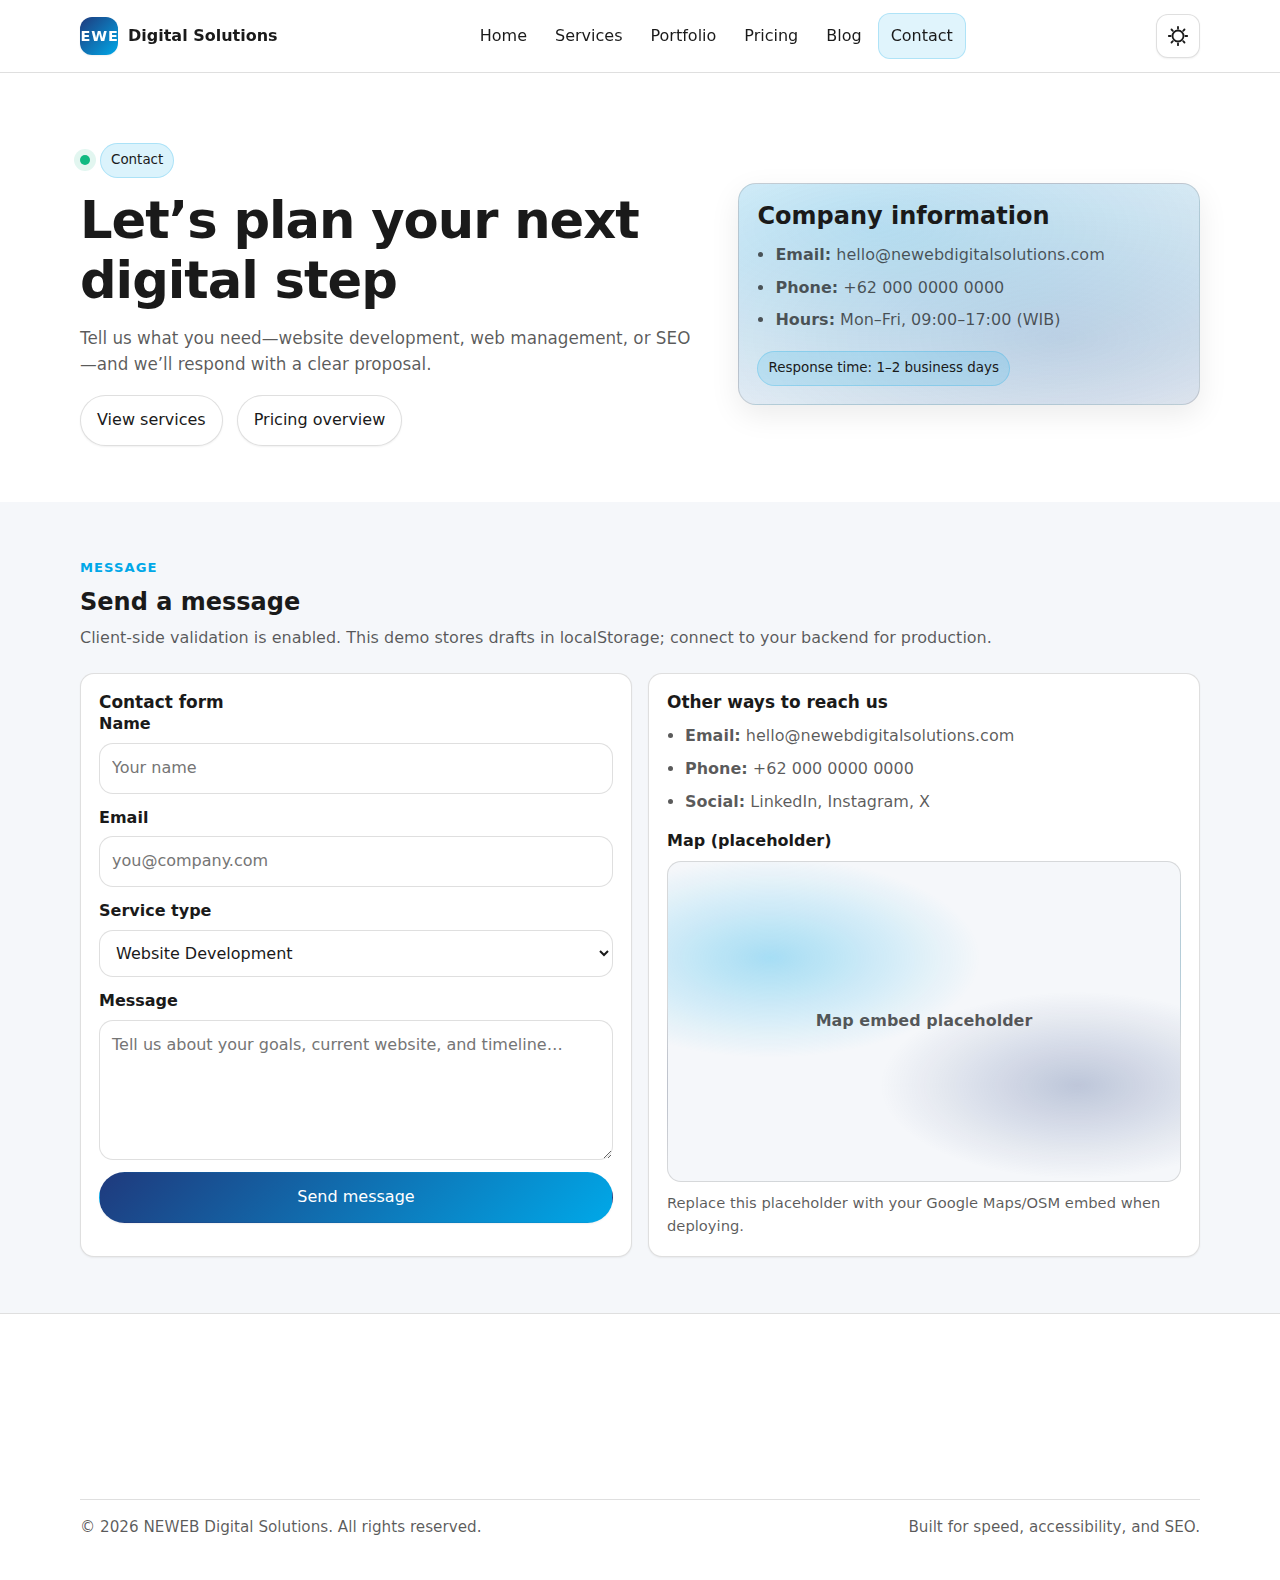
<file: neweb/contact.html>
<!doctype html>
<html lang="en">
<head>
  <meta charset="utf-8" />
  <meta name="viewport" content="width=device-width, initial-scale=1" />
  <meta name="theme-color" content="#1F3A7D" />
  <meta name="robots" content="index,follow" />

  <title>Contact | NEWEB Digital Solutions</title>
  <meta name="description" content="Contact NEWEB Digital Solutions for website development, web management, and SEO services. Send a message and we’ll respond with next steps." />
  <meta name="keywords" content="contact web developer, website management support, SEO consultation, NEWEB Digital Solutions" />
  <link rel="canonical" href="https://newebdigitalsolutions.com/contact.html" />

  <meta property="og:title" content="Contact | NEWEB Digital Solutions" />
  <meta property="og:description" content="Get in touch for website development, web management, and SEO services." />
  <meta property="og:type" content="website" />
  <meta property="og:url" content="https://newebdigitalsolutions.com/contact.html" />
  <meta property="og:image" content="https://newebdigitalsolutions.com/assets/images/placeholder.svg" />

  <link rel="stylesheet" href="css/style.css" />
  <script defer src="js/script.js"></script>

  <script type="application/ld+json">
    {
      "@context": "https://schema.org",
      "@graph": [
        {
          "@type": "Organization",
          "@id": "https://newebdigitalsolutions.com/#organization",
          "name": "NEWEB Digital Solutions",
          "url": "https://newebdigitalsolutions.com/",
          "logo": "https://newebdigitalsolutions.com/assets/images/placeholder.svg",
          "contactPoint": {
            "@type": "ContactPoint",
            "contactType": "sales",
            "email": "hello@newebdigitalsolutions.com",
            "telephone": "+62 000 0000 0000"
          }
        },
        {
          "@type": "WebSite",
          "@id": "https://newebdigitalsolutions.com/#website",
          "url": "https://newebdigitalsolutions.com/",
          "name": "NEWEB Digital Solutions",
          "publisher": {"@id": "https://newebdigitalsolutions.com/#organization"}
        },
        {
          "@type": "WebPage",
          "@id": "https://newebdigitalsolutions.com/contact.html#webpage",
          "url": "https://newebdigitalsolutions.com/contact.html",
          "name": "Contact",
          "isPartOf": {"@id": "https://newebdigitalsolutions.com/#website"},
          "about": {"@id": "https://newebdigitalsolutions.com/#organization"}
        }
      ]
    }
  </script>
</head>

<body>
  <a class="skip-link" href="#main-content">Skip to content</a>

  <header class="site-header" role="banner">
    <div class="container header-inner">
      <a class="logo" href="index.html" aria-label="NEWEB Digital Solutions home">
        <span class="logo-mark" aria-hidden="true">NEWEB</span>
        <span>Digital Solutions</span>
      </a>

      <nav class="primary-nav" aria-label="Primary" id="primary-navigation">
        <ul class="nav-list">
          <li><a href="index.html">Home</a></li>
          <li><a href="services.html">Services</a></li>
          <li><a href="portfolio.html">Portfolio</a></li>
          <li><a href="pricing.html">Pricing</a></li>
          <li><a href="blog.html">Blog</a></li>
          <li><a href="contact.html" aria-current="page">Contact</a></li>
        </ul>
      </nav>

      <div class="nav-actions">
        <button class="theme-toggle" type="button" data-theme-toggle aria-label="Toggle dark mode">
          <span class="sr-only">Toggle dark mode</span>
          <svg width="22" height="22" viewBox="0 0 24 24" fill="none" aria-hidden="true">
            <path d="M12 18a6 6 0 1 1 0-12 6 6 0 0 1 0 12Z" stroke="currentColor" stroke-width="2" />
            <path d="M12 2v2M12 20v2M4.93 4.93l1.41 1.41M17.66 17.66l1.41 1.41M2 12h2M20 12h2M4.93 19.07l1.41-1.41M17.66 6.34l1.41-1.41" stroke="currentColor" stroke-width="2" stroke-linecap="round" />
          </svg>
        </button>

        <button class="nav-toggle" type="button" data-nav-toggle aria-controls="primary-navigation" aria-expanded="false">
          <span class="sr-only">Open menu</span>
          <span class="nav-toggle-lines" aria-hidden="true"><span></span><span></span><span></span></span>
        </button>
      </div>
    </div>
  </header>

  <main id="main-content">
    <section class="hero" aria-label="Contact intro">
      <div class="container hero-grid">
        <div data-animate>
          <div class="kicker"><span class="kicker-dot" aria-hidden="true"></span><span class="badge">Contact</span></div>
          <h1>Let’s plan your next digital step</h1>
          <p class="lead mt-14">Tell us what you need—website development, web management, or SEO—and we’ll respond with a clear proposal.</p>
          <div class="hero-actions" role="group" aria-label="Contact CTAs">
            <a class="btn btn--secondary" href="services.html">View services</a>
            <a class="btn btn--secondary" href="pricing.html">Pricing overview</a>
          </div>
        </div>

        <aside class="hero-card" data-animate aria-label="Contact details">
          <h2 class="m0">Company information</h2>
          <ul class="feature-list">
            <li><strong>Email:</strong> <a href="mailto:hello@newebdigitalsolutions.com">hello@newebdigitalsolutions.com</a></li>
            <li><strong>Phone:</strong> <a href="tel:+620000000000">+62 000 0000 0000</a></li>
            <li><strong>Hours:</strong> Mon–Fri, 09:00–17:00 (WIB)</li>
          </ul>
          <div class="mt-18">
            <span class="badge">Response time: 1–2 business days</span>
          </div>
        </aside>
      </div>
    </section>

    <section class="section section--soft" aria-labelledby="contact-form-title">
      <div class="container">
        <header class="section__header" data-animate>
          <span class="section__eyebrow">Message</span>
          <h2 id="contact-form-title">Send a message</h2>
          <p>Client-side validation is enabled. This demo stores drafts in localStorage; connect to your backend for production.</p>
        </header>

        <div class="grid grid--2" data-animate>
          <article class="card">
            <h3 class="card__title">Contact form</h3>
            <form class="form" action="/contact" method="post" data-contact-form novalidate>
              <input type="hidden" name="csrf_token" value="" autocomplete="off" />

              <div class="field">
                <label class="label" for="name">Name</label>
                <input class="input" id="name" name="name" type="text" autocomplete="name" placeholder="Your name" required />
              </div>

              <div class="field">
                <label class="label" for="email">Email</label>
                <input class="input" id="email" name="email" type="email" autocomplete="email" placeholder="you@company.com" required />
              </div>

              <div class="field">
                <label class="label" for="service">Service type</label>
                <select class="select" id="service" name="service" required>
                  <option value="Website Development">Website Development</option>
                  <option value="Web Management">Web Management</option>
                  <option value="SEO Services">SEO Services</option>
                </select>
              </div>

              <div class="field">
                <label class="label" for="message">Message</label>
                <textarea class="textarea" id="message" name="message" placeholder="Tell us about your goals, current website, and timeline…" required></textarea>
              </div>

              <button class="btn btn--primary" type="submit">Send message</button>
              <div class="form-message" data-form-message hidden aria-live="polite"></div>
            </form>
          </article>

          <aside class="card" aria-label="Contact methods and map">
            <h3 class="card__title">Other ways to reach us</h3>
            <ul class="feature-list">
              <li><strong>Email:</strong> <a href="mailto:hello@newebdigitalsolutions.com">hello@newebdigitalsolutions.com</a></li>
              <li><strong>Phone:</strong> <a href="tel:+620000000000">+62 000 0000 0000</a></li>
              <li><strong>Social:</strong> <a href="https://www.linkedin.com/" rel="noopener noreferrer">LinkedIn</a>, <a href="https://www.instagram.com/" rel="noopener noreferrer">Instagram</a>, <a href="https://x.com/" rel="noopener noreferrer">X</a></li>
            </ul>

            <div class="mt-18">
              <h4 class="m0">Map (placeholder)</h4>
              <div class="project-thumb mt-10" role="img" aria-label="Map embed placeholder">
                Map embed placeholder
              </div>
              <p class="helper mt-10">Replace this placeholder with your Google Maps/OSM embed when deploying.</p>
            </div>
          </aside>
        </div>
      </div>
    </section>
  </main>

  <footer class="site-footer" role="contentinfo">
    <div class="container">
      <div class="footer-grid" data-animate>
        <div class="footer-col">
          <a class="logo" href="index.html">
            <span class="logo-mark" aria-hidden="true">NEWEB</span>
            <span>Digital Solutions</span>
          </a>
          <p class="mt-14">We respond with clear next steps and an actionable plan.</p>
        </div>

        <div class="footer-col">
          <h3>Services</h3>
          <ul class="footer-links">
            <li><a href="services.html#website-development">Website Development</a></li>
            <li><a href="services.html#web-management">Web Management</a></li>
            <li><a href="services.html#seo-services">SEO Services</a></li>
          </ul>
        </div>

        <div class="footer-col">
          <h3>Resources</h3>
          <ul class="footer-links">
            <li><a href="portfolio.html">Portfolio</a></li>
            <li><a href="pricing.html">Pricing</a></li>
            <li><a href="blog.html">Blog</a></li>
          </ul>
        </div>

        <div class="footer-col">
          <h3>Contact</h3>
          <ul class="footer-links">
            <li><a href="mailto:hello@newebdigitalsolutions.com">hello@newebdigitalsolutions.com</a></li>
            <li><a href="tel:+620000000000">+62 000 0000 0000</a></li>
            <li><a href="contact.html">Request a quote</a></li>
          </ul>
        </div>
      </div>

      <div class="footer-bottom">
        <span>© <span data-year></span> NEWEB Digital Solutions. All rights reserved.</span>
        <span>Built for speed, accessibility, and SEO.</span>
      </div>
    </div>
  </footer>
</body>
</html>
</file>
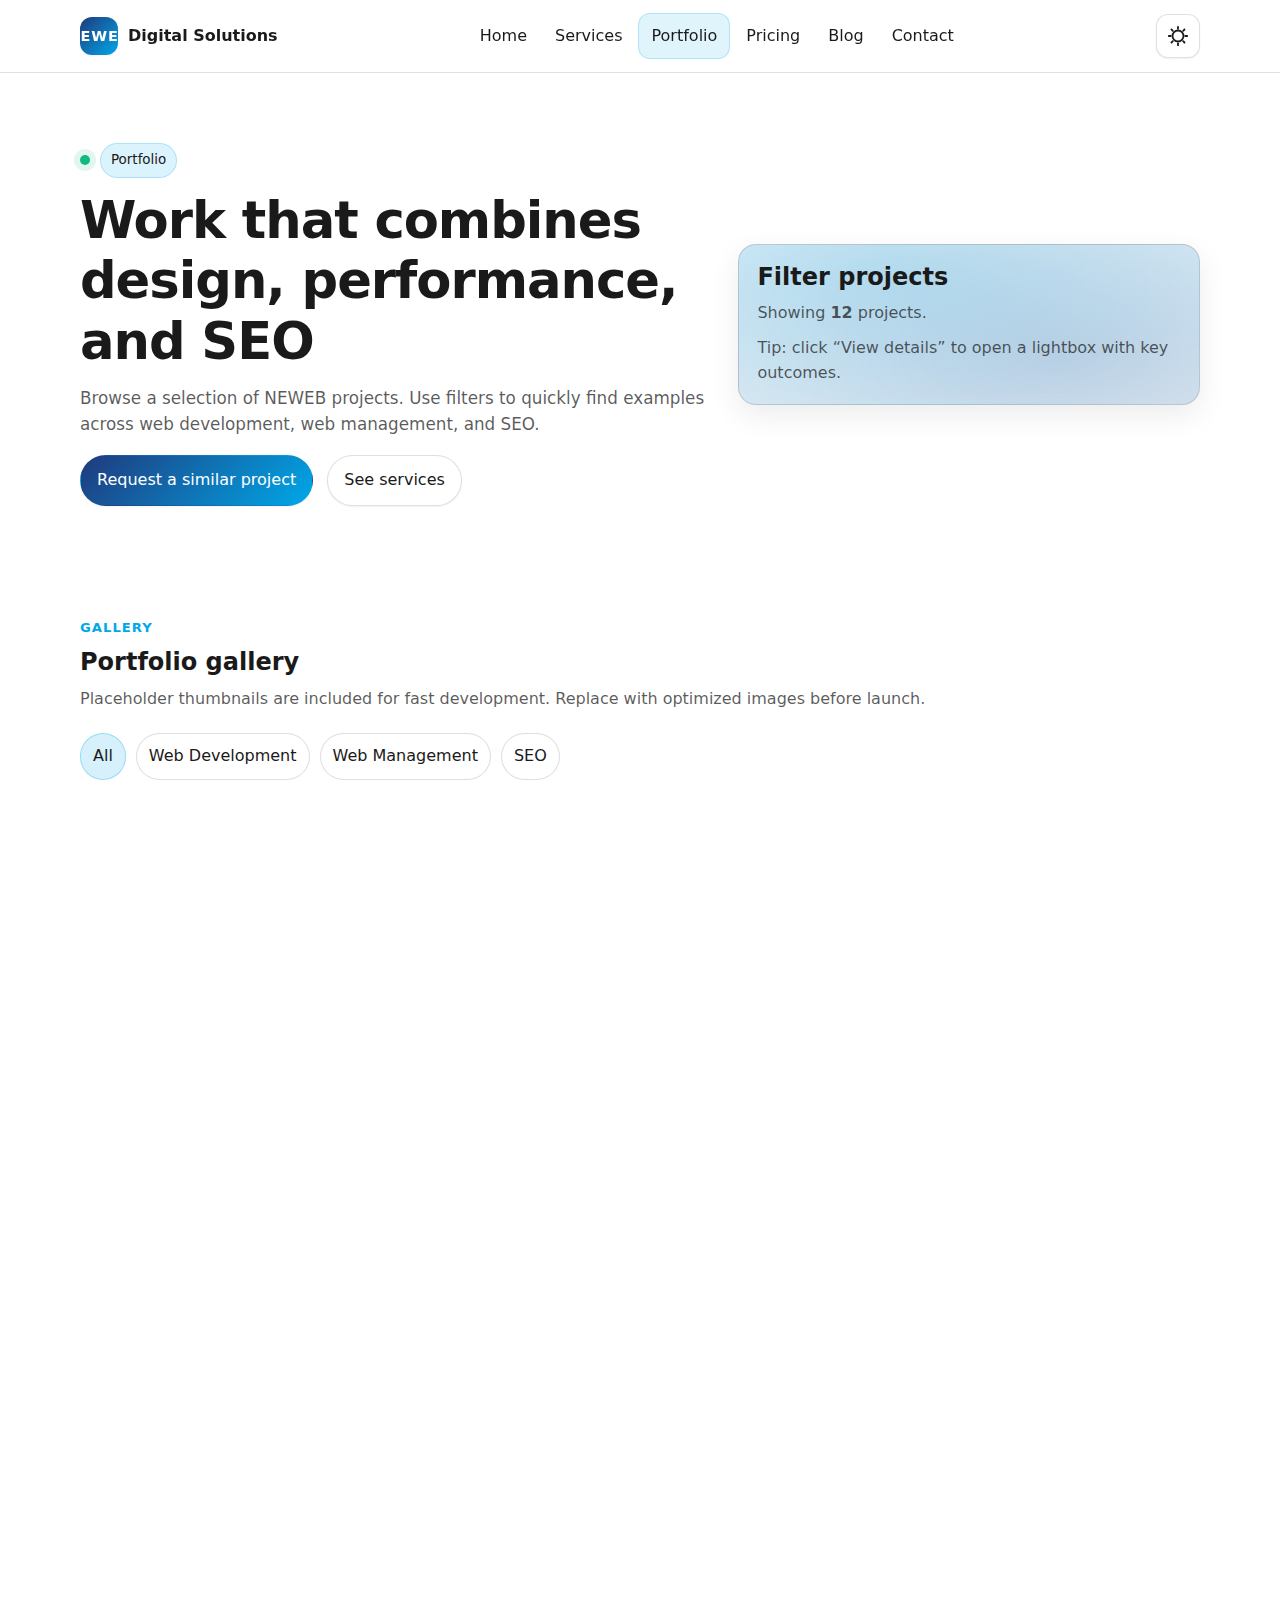
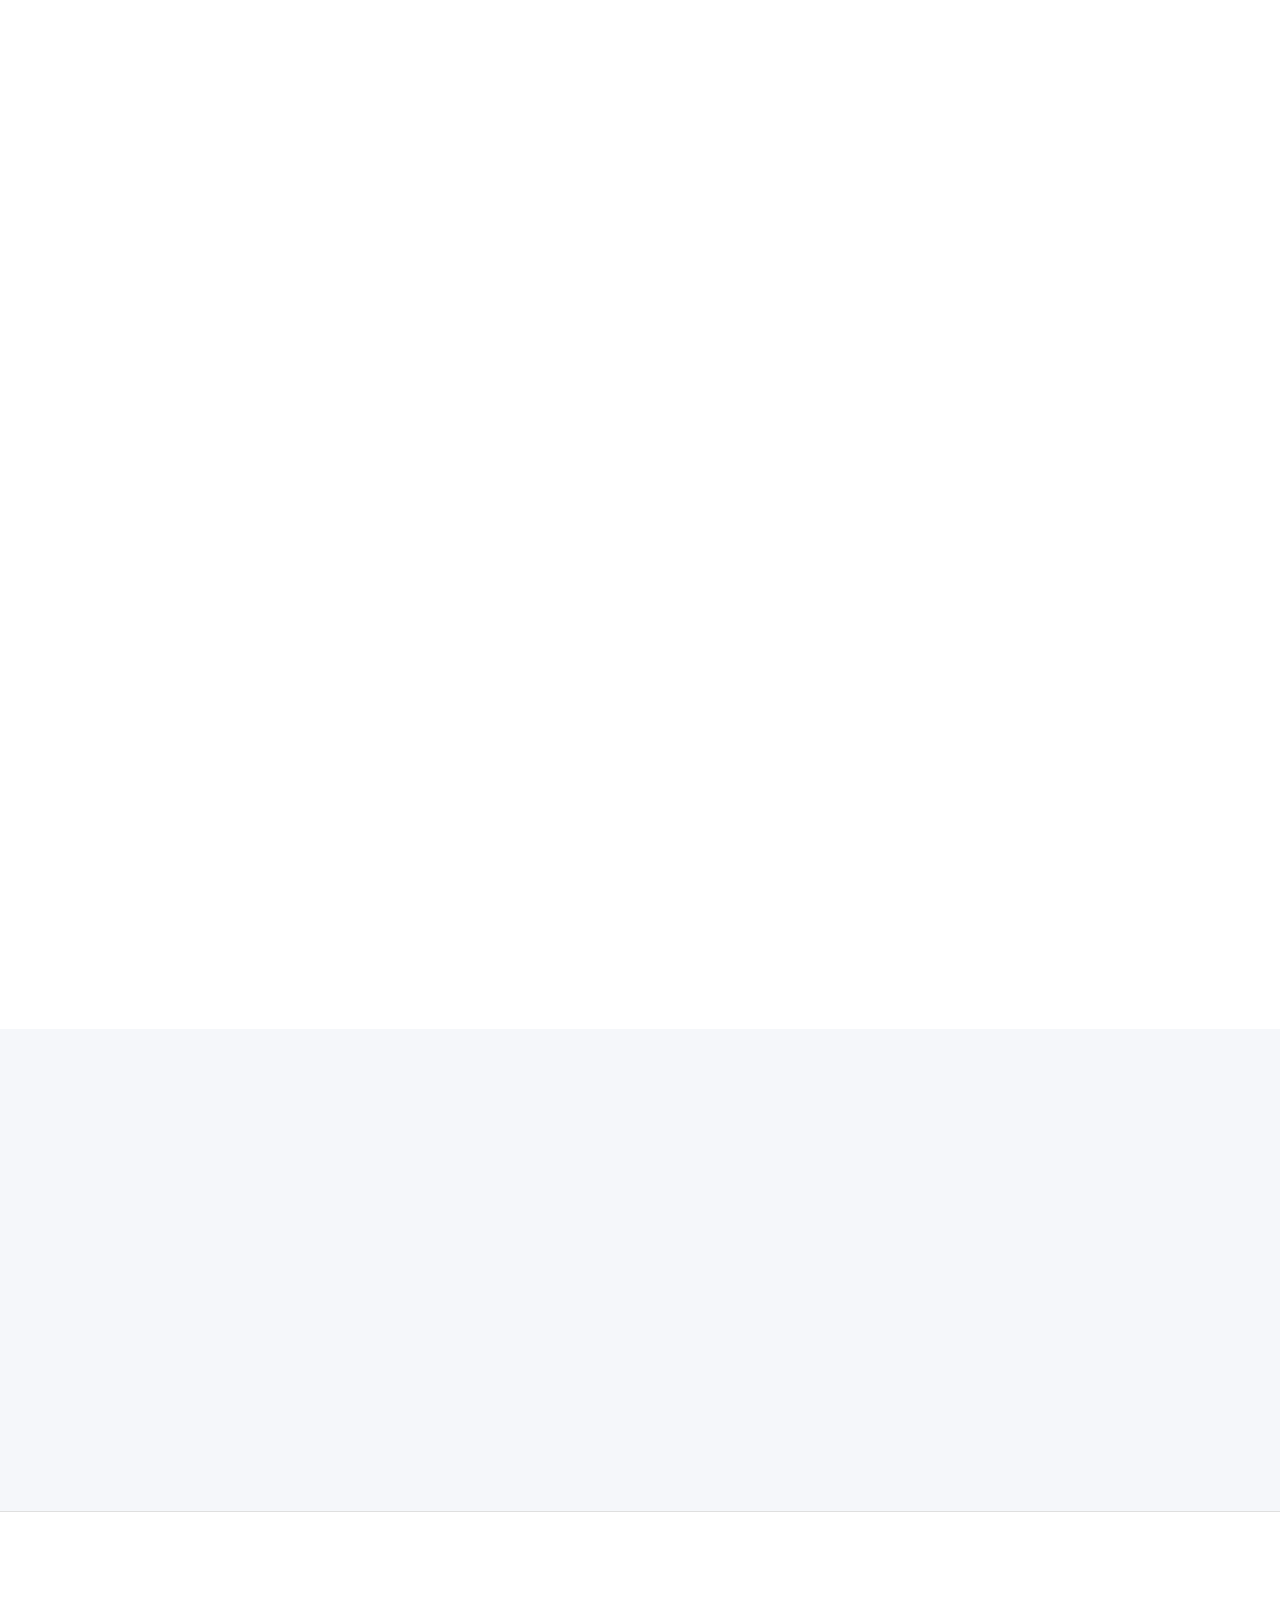
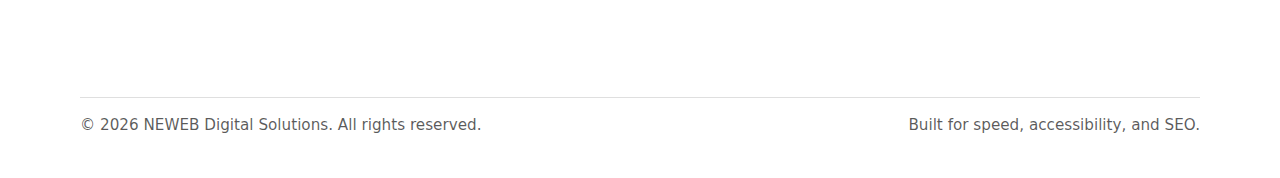
<file: neweb/portfolio.html>
<!doctype html>
<html lang="en">
<head>
  <meta charset="utf-8" />
  <meta name="viewport" content="width=device-width, initial-scale=1" />
  <meta name="theme-color" content="#1F3A7D" />
  <meta name="robots" content="index,follow" />

  <title>Portfolio | NEWEB Digital Solutions</title>
  <meta name="description" content="Explore NEWEB Digital Solutions portfolio: web development, web management, and SEO projects designed for performance, stability, and growth." />
  <meta name="keywords" content="web development portfolio, SEO case studies, website management, NEWEB projects" />
  <link rel="canonical" href="https://newebdigitalsolutions.com/portfolio.html" />

  <meta property="og:title" content="Portfolio | NEWEB Digital Solutions" />
  <meta property="og:description" content="Featured work across web development, web management, and SEO." />
  <meta property="og:type" content="website" />
  <meta property="og:url" content="https://newebdigitalsolutions.com/portfolio.html" />
  <meta property="og:image" content="https://newebdigitalsolutions.com/assets/images/placeholder.svg" />

  <link rel="stylesheet" href="css/style.css" />
  <script defer src="js/script.js"></script>

  <script type="application/ld+json">
    {
      "@context": "https://schema.org",
      "@graph": [
        {
          "@type": "Organization",
          "@id": "https://newebdigitalsolutions.com/#organization",
          "name": "NEWEB Digital Solutions",
          "url": "https://newebdigitalsolutions.com/",
          "logo": "https://newebdigitalsolutions.com/assets/images/placeholder.svg"
        },
        {
          "@type": "WebSite",
          "@id": "https://newebdigitalsolutions.com/#website",
          "url": "https://newebdigitalsolutions.com/",
          "name": "NEWEB Digital Solutions",
          "publisher": {"@id": "https://newebdigitalsolutions.com/#organization"}
        },
        {
          "@type": "WebPage",
          "@id": "https://newebdigitalsolutions.com/portfolio.html#webpage",
          "url": "https://newebdigitalsolutions.com/portfolio.html",
          "name": "Portfolio",
          "isPartOf": {"@id": "https://newebdigitalsolutions.com/#website"},
          "about": {"@id": "https://newebdigitalsolutions.com/#organization"}
        }
      ]
    }
  </script>
</head>

<body>
  <a class="skip-link" href="#main-content">Skip to content</a>

  <header class="site-header" role="banner">
    <div class="container header-inner">
      <a class="logo" href="index.html" aria-label="NEWEB Digital Solutions home">
        <span class="logo-mark" aria-hidden="true">NEWEB</span>
        <span>Digital Solutions</span>
      </a>

      <nav class="primary-nav" aria-label="Primary" id="primary-navigation">
        <ul class="nav-list">
          <li><a href="index.html">Home</a></li>
          <li><a href="services.html">Services</a></li>
          <li><a href="portfolio.html" aria-current="page">Portfolio</a></li>
          <li><a href="pricing.html">Pricing</a></li>
          <li><a href="blog.html">Blog</a></li>
          <li><a href="contact.html">Contact</a></li>
        </ul>
      </nav>

      <div class="nav-actions">
        <button class="theme-toggle" type="button" data-theme-toggle aria-label="Toggle dark mode">
          <span class="sr-only">Toggle dark mode</span>
          <svg width="22" height="22" viewBox="0 0 24 24" fill="none" aria-hidden="true">
            <path d="M12 18a6 6 0 1 1 0-12 6 6 0 0 1 0 12Z" stroke="currentColor" stroke-width="2" />
            <path d="M12 2v2M12 20v2M4.93 4.93l1.41 1.41M17.66 17.66l1.41 1.41M2 12h2M20 12h2M4.93 19.07l1.41-1.41M17.66 6.34l1.41-1.41" stroke="currentColor" stroke-width="2" stroke-linecap="round" />
          </svg>
        </button>

        <button class="nav-toggle" type="button" data-nav-toggle aria-controls="primary-navigation" aria-expanded="false">
          <span class="sr-only">Open menu</span>
          <span class="nav-toggle-lines" aria-hidden="true"><span></span><span></span><span></span></span>
        </button>
      </div>
    </div>
  </header>

  <main id="main-content">
    <section class="hero" aria-label="Portfolio intro">
      <div class="container hero-grid">
        <div data-animate>
          <div class="kicker"><span class="kicker-dot" aria-hidden="true"></span><span class="badge">Portfolio</span></div>
          <h1>Work that combines design, performance, and SEO</h1>
          <p class="lead mt-14">Browse a selection of NEWEB projects. Use filters to quickly find examples across web development, web management, and SEO.</p>
          <div class="hero-actions" role="group" aria-label="Portfolio CTAs">
            <a class="btn btn--primary" href="contact.html">Request a similar project</a>
            <a class="btn btn--secondary" href="services.html">See services</a>
          </div>
        </div>

        <aside class="hero-card" data-animate aria-label="Filter summary">
          <h2 class="m0">Filter projects</h2>
          <p class="mt-10">Showing <strong><span data-results-count>12</span></strong> projects.</p>
          <p class="mt-10">Tip: click “View details” to open a lightbox with key outcomes.</p>
        </aside>
      </div>
    </section>

    <section class="section" aria-labelledby="portfolio-gallery-title" data-portfolio>
      <div class="container">
        <header class="section__header" data-animate>
          <span class="section__eyebrow">Gallery</span>
          <h2 id="portfolio-gallery-title">Portfolio gallery</h2>
          <p>Placeholder thumbnails are included for fast development. Replace with optimized images before launch.</p>
        </header>

        <div class="filters" role="toolbar" aria-label="Portfolio category filters" data-animate>
          <button class="filter-btn" type="button" aria-pressed="true" data-filter="all">All</button>
          <button class="filter-btn" type="button" aria-pressed="false" data-filter="web-development">Web Development</button>
          <button class="filter-btn" type="button" aria-pressed="false" data-filter="web-management">Web Management</button>
          <button class="filter-btn" type="button" aria-pressed="false" data-filter="seo">SEO</button>
        </div>

        <div class="grid grid--3" data-animate>
          <article class="card" data-project-card data-category="web-development">
            <div class="project-thumb"><img src="assets/images/placeholder.svg" alt="Astra Commerce project thumbnail" loading="lazy" /></div>
            <h3 class="card__title mt-14">Astra Commerce</h3>
            <p>Conversion-focused storefront with optimized browsing and checkout.</p>
            <div class="card__meta"><span class="tag">Web Development</span><span class="tag">Performance</span></div>
            <div class="card__cta">
              <button class="btn btn--secondary" type="button" data-project-open data-title="Astra Commerce" data-category-label="Web Development" data-stack="Landing + Product Pages" data-image="assets/images/placeholder.svg" data-description="Built a fast storefront layout with clear product hierarchy and conversion-focused sections." data-outcome="Improved product discoverability and reduced friction in the purchase journey.">View details</button>
            </div>
          </article>

          <article class="card" data-project-card data-category="web-development">
            <div class="project-thumb"><img src="assets/images/placeholder.svg" alt="Northwind Corporate project thumbnail" loading="lazy" /></div>
            <h3 class="card__title mt-14">Northwind Corporate</h3>
            <p>Brand-aligned corporate site with lead capture and clear positioning.</p>
            <div class="card__meta"><span class="tag">Web Development</span><span class="tag">SEO-ready</span></div>
            <div class="card__cta">
              <button class="btn btn--secondary" type="button" data-project-open data-title="Northwind Corporate" data-category-label="Web Development" data-stack="Multi-page Website" data-image="assets/images/placeholder.svg" data-description="Designed a modern multi-page website with consistent typography, content hierarchy, and lead forms." data-outcome="Stronger brand clarity and improved inquiry quality through clearer messaging.">View details</button>
            </div>
          </article>

          <article class="card" data-project-card data-category="web-development">
            <div class="project-thumb"><img src="assets/images/placeholder.svg" alt="BlueWave Landing project thumbnail" loading="lazy" /></div>
            <h3 class="card__title mt-14">BlueWave Landing</h3>
            <p>High-impact landing page redesign with strong visual hierarchy.</p>
            <div class="card__meta"><span class="tag">Web Development</span><span class="tag">UX</span></div>
            <div class="card__cta">
              <button class="btn btn--secondary" type="button" data-project-open data-title="BlueWave Landing" data-category-label="Web Development" data-stack="Landing Page" data-image="assets/images/placeholder.svg" data-description="Rebuilt the landing page with a clearer narrative, stronger CTAs, and responsive sections." data-outcome="Higher engagement and easier content scanning across mobile and desktop.">View details</button>
            </div>
          </article>

          <article class="card" data-project-card data-category="web-development">
            <div class="project-thumb"><img src="assets/images/placeholder.svg" alt="Sunrise Studio project thumbnail" loading="lazy" /></div>
            <h3 class="card__title mt-14">Sunrise Studio</h3>
            <p>Portfolio-style website built for speed, accessibility, and clarity.</p>
            <div class="card__meta"><span class="tag">Web Development</span><span class="tag">Accessibility</span></div>
            <div class="card__cta">
              <button class="btn btn--secondary" type="button" data-project-open data-title="Sunrise Studio" data-category-label="Web Development" data-stack="Portfolio Site" data-image="assets/images/placeholder.svg" data-description="Created an accessible portfolio structure with clean navigation and responsive grids." data-outcome="Better user experience and improved engagement on mobile devices.">View details</button>
            </div>
          </article>

          <article class="card" data-project-card data-category="web-management">
            <div class="project-thumb"><img src="assets/images/placeholder.svg" alt="Pulse Monitoring project thumbnail" loading="lazy" /></div>
            <h3 class="card__title mt-14">Pulse Monitoring</h3>
            <p>Maintenance operations: uptime tracking, backups, and update cycles.</p>
            <div class="card__meta"><span class="tag">Web Management</span><span class="tag">Security</span></div>
            <div class="card__cta">
              <button class="btn btn--secondary" type="button" data-project-open data-title="Pulse Monitoring" data-category-label="Web Management" data-stack="Monitoring + Backups" data-image="assets/images/placeholder.svg" data-description="Implemented monitoring and operational routines for stable updates and quick recovery." data-outcome="Reduced downtime risk and smoother deployments across releases.">View details</button>
            </div>
          </article>

          <article class="card" data-project-card data-category="web-management">
            <div class="project-thumb"><img src="assets/images/placeholder.svg" alt="SecureOps Monthly project thumbnail" loading="lazy" /></div>
            <h3 class="card__title mt-14">SecureOps Monthly</h3>
            <p>Security-first maintenance plan with regular checks and updates.</p>
            <div class="card__meta"><span class="tag">Web Management</span><span class="tag">Hardening</span></div>
            <div class="card__cta">
              <button class="btn btn--secondary" type="button" data-project-open data-title="SecureOps Monthly" data-category-label="Web Management" data-stack="Maintenance Plan" data-image="assets/images/placeholder.svg" data-description="Set up routine maintenance, security hardening, and reporting for a growing brand." data-outcome="Fewer incidents and faster resolution when issues appeared.">View details</button>
            </div>
          </article>

          <article class="card" data-project-card data-category="web-management">
            <div class="project-thumb"><img src="assets/images/placeholder.svg" alt="Content Refresh Cycle project thumbnail" loading="lazy" /></div>
            <h3 class="card__title mt-14">Content Refresh Cycle</h3>
            <p>Ongoing updates for content, visuals, and performance improvements.</p>
            <div class="card__meta"><span class="tag">Web Management</span><span class="tag">Optimization</span></div>
            <div class="card__cta">
              <button class="btn btn--secondary" type="button" data-project-open data-title="Content Refresh Cycle" data-category-label="Web Management" data-stack="Monthly Iteration" data-image="assets/images/placeholder.svg" data-description="Maintained content updates, performance checks, and UX refinements based on analytics." data-outcome="More consistent content publishing with improved page speed.">View details</button>
            </div>
          </article>

          <article class="card" data-project-card data-category="web-management">
            <div class="project-thumb"><img src="assets/images/placeholder.svg" alt="Backup Recovery Drill project thumbnail" loading="lazy" /></div>
            <h3 class="card__title mt-14">Backup Recovery Drill</h3>
            <p>Recovery testing and contingency planning for a business-critical site.</p>
            <div class="card__meta"><span class="tag">Web Management</span><span class="tag">Backups</span></div>
            <div class="card__cta">
              <button class="btn btn--secondary" type="button" data-project-open data-title="Backup Recovery Drill" data-category-label="Web Management" data-stack="Recovery Readiness" data-image="assets/images/placeholder.svg" data-description="Created backup routines and performed restore drills to reduce recovery time risk." data-outcome="Clear recovery process and faster restoration readiness.">View details</button>
            </div>
          </article>

          <article class="card" data-project-card data-category="seo">
            <div class="project-thumb"><img src="assets/images/placeholder.svg" alt="Evergreen SEO Sprint project thumbnail" loading="lazy" /></div>
            <h3 class="card__title mt-14">Evergreen SEO Sprint</h3>
            <p>Technical SEO fixes and structured content improvements.</p>
            <div class="card__meta"><span class="tag">SEO</span><span class="tag">Analytics</span></div>
            <div class="card__cta">
              <button class="btn btn--secondary" type="button" data-project-open data-title="Evergreen SEO Sprint" data-category-label="SEO" data-stack="Technical + Content" data-image="assets/images/placeholder.svg" data-description="Audit + quick-win SEO sprint targeting metadata, internal linking, and schema." data-outcome="Cleaner crawl paths and stronger content structure for long-term growth.">View details</button>
            </div>
          </article>

          <article class="card" data-project-card data-category="seo">
            <div class="project-thumb"><img src="assets/images/placeholder.svg" alt="Speed and SEO Audit project thumbnail" loading="lazy" /></div>
            <h3 class="card__title mt-14">Speed + SEO Audit</h3>
            <p>Core Web Vitals improvements and technical SEO cleanup.</p>
            <div class="card__meta"><span class="tag">SEO</span><span class="tag">Performance</span></div>
            <div class="card__cta">
              <button class="btn btn--secondary" type="button" data-project-open data-title="Speed + SEO Audit" data-category-label="SEO" data-stack="Performance Audit" data-image="assets/images/placeholder.svg" data-description="Identified bottlenecks and recommended structured fixes for speed and crawlability." data-outcome="Faster load times and a clearer path for indexing improvements.">View details</button>
            </div>
          </article>

          <article class="card" data-project-card data-category="seo">
            <div class="project-thumb"><img src="assets/images/placeholder.svg" alt="Local SEO Foundations project thumbnail" loading="lazy" /></div>
            <h3 class="card__title mt-14">Local SEO Foundations</h3>
            <p>Local keyword strategy and on-page improvements for service pages.</p>
            <div class="card__meta"><span class="tag">SEO</span><span class="tag">Local</span></div>
            <div class="card__cta">
              <button class="btn btn--secondary" type="button" data-project-open data-title="Local SEO Foundations" data-category-label="SEO" data-stack="Content + GBP" data-image="assets/images/placeholder.svg" data-description="Created a local keyword plan and improved service page structure for intent-based searches." data-outcome="Better relevance for local queries and clearer service page navigation.">View details</button>
            </div>
          </article>

          <article class="card" data-project-card data-category="seo">
            <div class="project-thumb"><img src="assets/images/placeholder.svg" alt="Content Cluster Build project thumbnail" loading="lazy" /></div>
            <h3 class="card__title mt-14">Content Cluster Build</h3>
            <p>Topic clusters and internal links designed for long-term rankings.</p>
            <div class="card__meta"><span class="tag">SEO</span><span class="tag">Content</span></div>
            <div class="card__cta">
              <button class="btn btn--secondary" type="button" data-project-open data-title="Content Cluster Build" data-category-label="SEO" data-stack="Content Strategy" data-image="assets/images/placeholder.svg" data-description="Structured content into clusters and improved internal links to support topical authority." data-outcome="More consistent organic growth opportunities with a scalable content plan.">View details</button>
            </div>
          </article>
        </div>
      </div>
    </section>

    <section class="section section--soft" aria-labelledby="logos-title">
      <div class="container">
        <header class="section__header" data-animate>
          <span class="section__eyebrow">Clients</span>
          <h2 id="logos-title">Client logos (placeholder)</h2>
          <p>Replace these placeholders with real client logos after launch approvals.</p>
        </header>

        <div class="grid grid--4" data-animate>
          <div class="card"><img src="assets/images/placeholder.svg" alt="Client logo placeholder 1" loading="lazy" /></div>
          <div class="card"><img src="assets/images/placeholder.svg" alt="Client logo placeholder 2" loading="lazy" /></div>
          <div class="card"><img src="assets/images/placeholder.svg" alt="Client logo placeholder 3" loading="lazy" /></div>
          <div class="card"><img src="assets/images/placeholder.svg" alt="Client logo placeholder 4" loading="lazy" /></div>
        </div>

        <div class="mt-22" data-animate>
          <a class="btn btn--primary" href="contact.html">Work with NEWEB</a>
        </div>
      </div>
    </section>
  </main>

  <div class="modal" id="project-modal" role="dialog" aria-modal="true" aria-hidden="true" aria-labelledby="project-modal-title" data-open="false">
    <div class="modal__dialog">
      <div class="modal__header">
        <h2 class="m0" id="project-modal-title" data-modal-title>Project</h2>
        <button class="modal__close" type="button" data-modal-close aria-label="Close project details">
          <svg width="22" height="22" viewBox="0 0 24 24" fill="none" aria-hidden="true">
            <path d="M18 6 6 18M6 6l12 12" stroke="currentColor" stroke-width="2" stroke-linecap="round" />
          </svg>
        </button>
      </div>
      <div class="modal__content" data-modal-body></div>
    </div>
  </div>

  <footer class="site-footer" role="contentinfo">
    <div class="container">
      <div class="footer-grid" data-animate>
        <div class="footer-col">
          <a class="logo" href="index.html">
            <span class="logo-mark" aria-hidden="true">NEWEB</span>
            <span>Digital Solutions</span>
          </a>
          <p class="mt-14">A portfolio is only as strong as the results behind it. Let’s build yours.</p>
        </div>

        <div class="footer-col">
          <h3>Services</h3>
          <ul class="footer-links">
            <li><a href="services.html#website-development">Website Development</a></li>
            <li><a href="services.html#web-management">Web Management</a></li>
            <li><a href="services.html#seo-services">SEO Services</a></li>
          </ul>
        </div>

        <div class="footer-col">
          <h3>Resources</h3>
          <ul class="footer-links">
            <li><a href="pricing.html">Pricing</a></li>
            <li><a href="blog.html">Blog</a></li>
            <li><a href="contact.html">Contact</a></li>
          </ul>
        </div>

        <div class="footer-col">
          <h3>Contact</h3>
          <ul class="footer-links">
            <li><a href="mailto:hello@newebdigitalsolutions.com">hello@newebdigitalsolutions.com</a></li>
            <li><a href="tel:+620000000000">+62 000 0000 0000</a></li>
            <li><a href="contact.html">Request a quote</a></li>
          </ul>
        </div>
      </div>

      <div class="footer-bottom">
        <span>© <span data-year></span> NEWEB Digital Solutions. All rights reserved.</span>
        <span>Built for speed, accessibility, and SEO.</span>
      </div>
    </div>
  </footer>
</body>
</html>
</file>
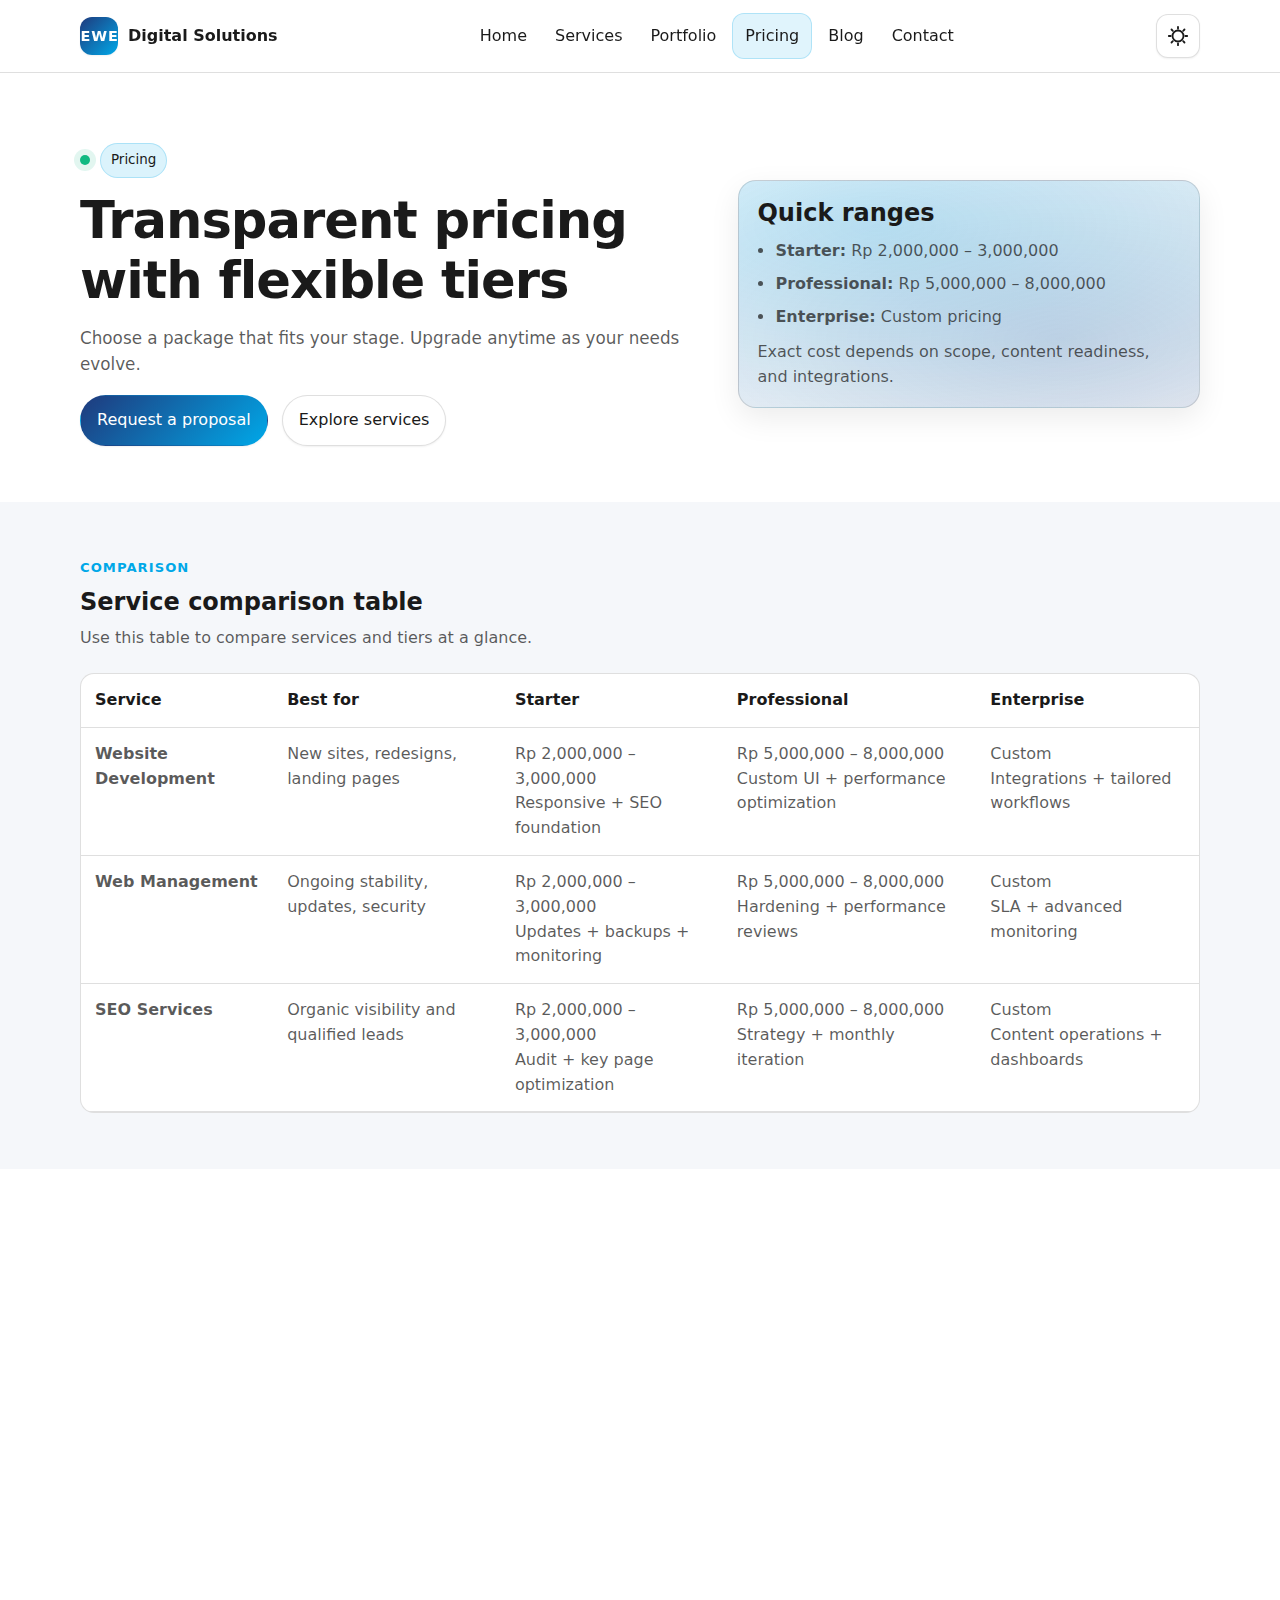
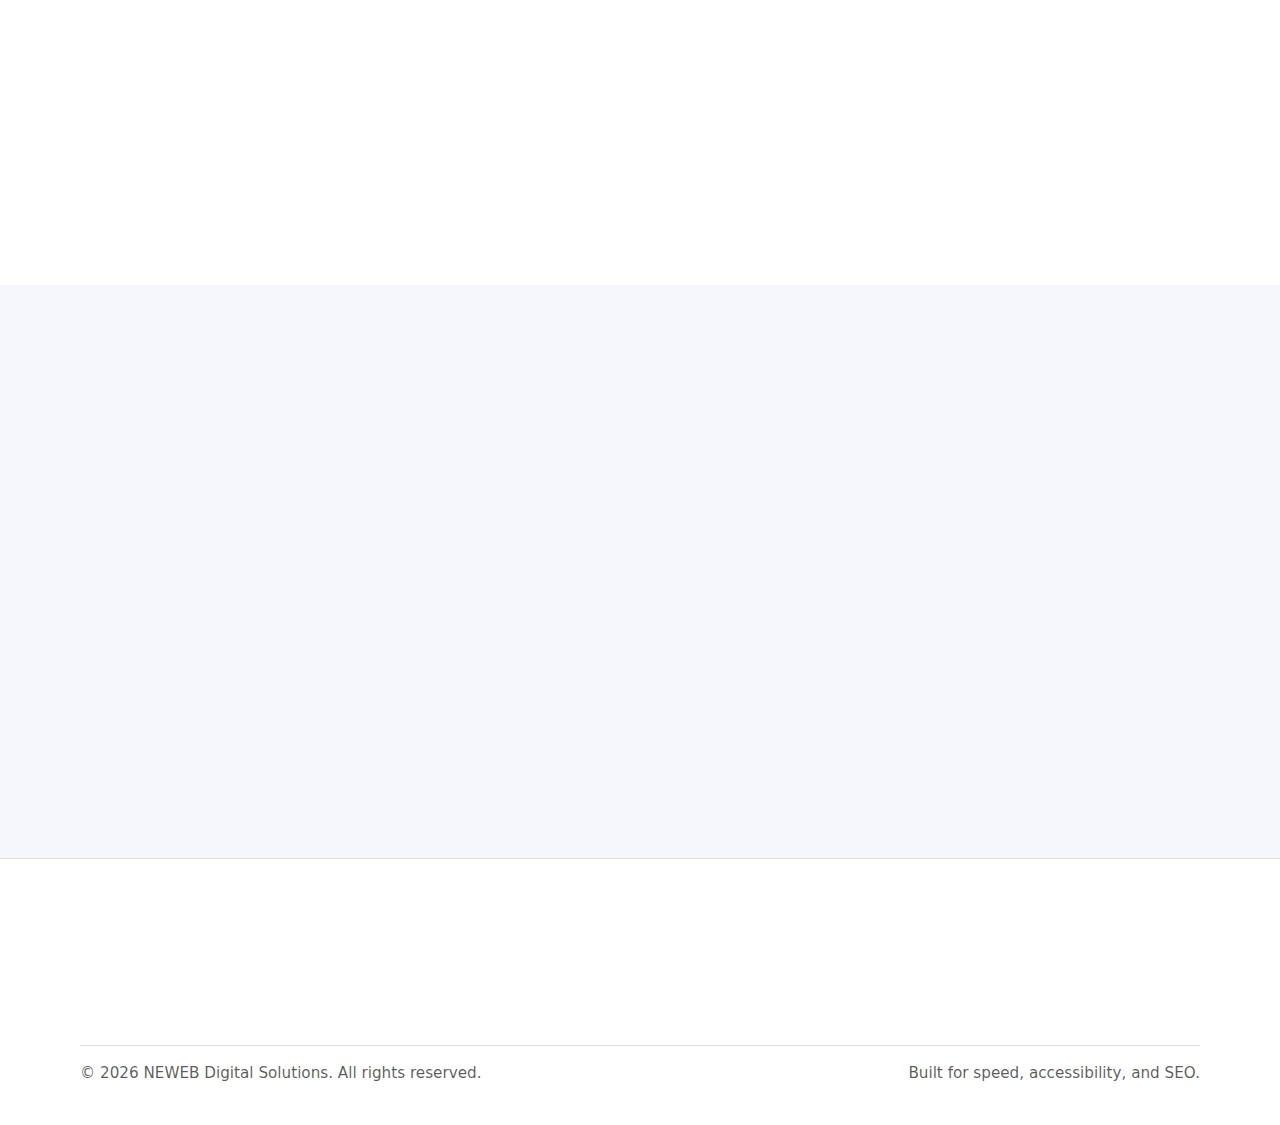
<file: neweb/pricing.html>
<!doctype html>
<html lang="en">
<head>
  <meta charset="utf-8" />
  <meta name="viewport" content="width=device-width, initial-scale=1" />
  <meta name="theme-color" content="#1F3A7D" />
  <meta name="robots" content="index,follow" />

  <title>Pricing | NEWEB Digital Solutions</title>
  <meta name="description" content="Transparent pricing for website development, web management, and SEO services. Compare tiers and choose the right package for your business." />
  <meta name="keywords" content="website pricing, SEO pricing, web management pricing, NEWEB packages" />
  <link rel="canonical" href="https://newebdigitalsolutions.com/pricing.html" />

  <meta property="og:title" content="Pricing | NEWEB Digital Solutions" />
  <meta property="og:description" content="Compare website development, web management, and SEO packages with clear tiered pricing." />
  <meta property="og:type" content="website" />
  <meta property="og:url" content="https://newebdigitalsolutions.com/pricing.html" />
  <meta property="og:image" content="https://newebdigitalsolutions.com/assets/images/placeholder.svg" />

  <link rel="stylesheet" href="css/style.css" />
  <script defer src="js/script.js"></script>

  <script type="application/ld+json">
    {
      "@context": "https://schema.org",
      "@graph": [
        {
          "@type": "Organization",
          "@id": "https://newebdigitalsolutions.com/#organization",
          "name": "NEWEB Digital Solutions",
          "url": "https://newebdigitalsolutions.com/",
          "logo": "https://newebdigitalsolutions.com/assets/images/placeholder.svg"
        },
        {
          "@type": "WebSite",
          "@id": "https://newebdigitalsolutions.com/#website",
          "url": "https://newebdigitalsolutions.com/",
          "name": "NEWEB Digital Solutions",
          "publisher": {"@id": "https://newebdigitalsolutions.com/#organization"}
        },
        {
          "@type": "WebPage",
          "@id": "https://newebdigitalsolutions.com/pricing.html#webpage",
          "url": "https://newebdigitalsolutions.com/pricing.html",
          "name": "Pricing",
          "isPartOf": {"@id": "https://newebdigitalsolutions.com/#website"},
          "about": {"@id": "https://newebdigitalsolutions.com/#organization"}
        },
        {
          "@type": "OfferCatalog",
          "name": "NEWEB Pricing",
          "itemListElement": [
            {
              "@type": "Offer",
              "priceCurrency": "IDR",
              "price": "2000000-3000000",
              "name": "Starter",
              "availability": "https://schema.org/InStock"
            },
            {
              "@type": "Offer",
              "priceCurrency": "IDR",
              "price": "5000000-8000000",
              "name": "Professional",
              "availability": "https://schema.org/InStock"
            },
            {
              "@type": "Offer",
              "name": "Enterprise",
              "priceCurrency": "IDR",
              "price": "0",
              "description": "Custom pricing"
            }
          ]
        }
      ]
    }
  </script>
</head>

<body>
  <a class="skip-link" href="#main-content">Skip to content</a>

  <header class="site-header" role="banner">
    <div class="container header-inner">
      <a class="logo" href="index.html" aria-label="NEWEB Digital Solutions home">
        <span class="logo-mark" aria-hidden="true">NEWEB</span>
        <span>Digital Solutions</span>
      </a>

      <nav class="primary-nav" aria-label="Primary" id="primary-navigation">
        <ul class="nav-list">
          <li><a href="index.html">Home</a></li>
          <li><a href="services.html">Services</a></li>
          <li><a href="portfolio.html">Portfolio</a></li>
          <li><a href="pricing.html" aria-current="page">Pricing</a></li>
          <li><a href="blog.html">Blog</a></li>
          <li><a href="contact.html">Contact</a></li>
        </ul>
      </nav>

      <div class="nav-actions">
        <button class="theme-toggle" type="button" data-theme-toggle aria-label="Toggle dark mode">
          <span class="sr-only">Toggle dark mode</span>
          <svg width="22" height="22" viewBox="0 0 24 24" fill="none" aria-hidden="true">
            <path d="M12 18a6 6 0 1 1 0-12 6 6 0 0 1 0 12Z" stroke="currentColor" stroke-width="2" />
            <path d="M12 2v2M12 20v2M4.93 4.93l1.41 1.41M17.66 17.66l1.41 1.41M2 12h2M20 12h2M4.93 19.07l1.41-1.41M17.66 6.34l1.41-1.41" stroke="currentColor" stroke-width="2" stroke-linecap="round" />
          </svg>
        </button>

        <button class="nav-toggle" type="button" data-nav-toggle aria-controls="primary-navigation" aria-expanded="false">
          <span class="sr-only">Open menu</span>
          <span class="nav-toggle-lines" aria-hidden="true"><span></span><span></span><span></span></span>
        </button>
      </div>
    </div>
  </header>

  <main id="main-content">
    <section class="hero" aria-label="Pricing intro">
      <div class="container hero-grid">
        <div data-animate>
          <div class="kicker"><span class="kicker-dot" aria-hidden="true"></span><span class="badge">Pricing</span></div>
          <h1>Transparent pricing with flexible tiers</h1>
          <p class="lead mt-14">Choose a package that fits your stage. Upgrade anytime as your needs evolve.</p>
          <div class="hero-actions" role="group" aria-label="Pricing CTAs">
            <a class="btn btn--primary" href="contact.html">Request a proposal</a>
            <a class="btn btn--secondary" href="services.html">Explore services</a>
          </div>
        </div>

        <aside class="hero-card" data-animate aria-label="Pricing summary">
          <h2 class="m0">Quick ranges</h2>
          <ul class="feature-list">
            <li><strong>Starter:</strong> Rp 2,000,000 – 3,000,000</li>
            <li><strong>Professional:</strong> Rp 5,000,000 – 8,000,000</li>
            <li><strong>Enterprise:</strong> Custom pricing</li>
          </ul>
          <p class="mt-10">Exact cost depends on scope, content readiness, and integrations.</p>
        </aside>
      </div>
    </section>

    <section class="section section--soft" aria-labelledby="compare-title">
      <div class="container">
        <header class="section__header" data-animate>
          <span class="section__eyebrow">Comparison</span>
          <h2 id="compare-title">Service comparison table</h2>
          <p>Use this table to compare services and tiers at a glance.</p>
        </header>

        <div class="table-wrap" data-animate>
          <table aria-label="Service comparison table">
            <thead>
              <tr>
                <th scope="col">Service</th>
                <th scope="col">Best for</th>
                <th scope="col">Starter</th>
                <th scope="col">Professional</th>
                <th scope="col">Enterprise</th>
              </tr>
            </thead>
            <tbody>
              <tr>
                <td><strong>Website Development</strong></td>
                <td>New sites, redesigns, landing pages</td>
                <td>Rp 2,000,000 – 3,000,000<br/>Responsive + SEO foundation</td>
                <td>Rp 5,000,000 – 8,000,000<br/>Custom UI + performance optimization</td>
                <td>Custom<br/>Integrations + tailored workflows</td>
              </tr>
              <tr>
                <td><strong>Web Management</strong></td>
                <td>Ongoing stability, updates, security</td>
                <td>Rp 2,000,000 – 3,000,000<br/>Updates + backups + monitoring</td>
                <td>Rp 5,000,000 – 8,000,000<br/>Hardening + performance reviews</td>
                <td>Custom<br/>SLA + advanced monitoring</td>
              </tr>
              <tr>
                <td><strong>SEO Services</strong></td>
                <td>Organic visibility and qualified leads</td>
                <td>Rp 2,000,000 – 3,000,000<br/>Audit + key page optimization</td>
                <td>Rp 5,000,000 – 8,000,000<br/>Strategy + monthly iteration</td>
                <td>Custom<br/>Content operations + dashboards</td>
              </tr>
            </tbody>
          </table>
        </div>
      </div>
    </section>

    <section class="section" aria-labelledby="packages-title">
      <div class="container">
        <header class="section__header" data-animate>
          <span class="section__eyebrow">Packages</span>
          <h2 id="packages-title">Choose a package</h2>
          <p>Each tier includes best-practice foundations. Higher tiers unlock deeper optimization and support.</p>
        </header>

        <div class="grid grid--3" data-animate>
          <article class="card">
            <h3 class="card__title">Starter</h3>
            <p class="price">Rp 2,000,000 – 3,000,000</p>
            <ul class="feature-list">
              <li>Responsive layout and accessibility baseline</li>
              <li>SEO-ready structure: sitemap + metadata</li>
              <li>Basic analytics setup (optional)</li>
              <li>Clear scope and delivery checklist</li>
            </ul>
            <div class="card__cta"><a class="btn btn--primary btn--block" href="contact.html">Start Starter</a></div>
          </article>

          <article class="card">
            <h3 class="card__title">Professional</h3>
            <p class="price">Rp 5,000,000 – 8,000,000</p>
            <ul class="feature-list">
              <li>Custom design system + conversion-focused sections</li>
              <li>Performance optimization for Core Web Vitals</li>
              <li>Technical SEO improvements + reporting</li>
              <li>Priority support during launch</li>
            </ul>
            <div class="card__cta"><a class="btn btn--primary btn--block" href="contact.html">Start Professional</a></div>
          </article>

          <article class="card">
            <h3 class="card__title">Enterprise</h3>
            <p class="price">Custom</p>
            <ul class="feature-list">
              <li>Integrations, automation, and custom workflows</li>
              <li>Security operations, audits, and SLAs</li>
              <li>Continuous SEO + content operations</li>
              <li>Tailored reporting and dashboards</li>
            </ul>
            <div class="card__cta"><a class="btn btn--primary btn--block" href="contact.html">Request a quote</a></div>
          </article>
        </div>

        <div class="mt-22" data-animate>
          <div class="notice">
            <strong>Tip:</strong> For best results, combine Website Development + Web Management + SEO for an end-to-end growth system.
          </div>
        </div>
      </div>
    </section>

    <section class="section section--soft" aria-labelledby="pricing-faq-title">
      <div class="container">
        <header class="section__header" data-animate>
          <span class="section__eyebrow">FAQ</span>
          <h2 id="pricing-faq-title">Pricing FAQ</h2>
          <p>Clarifying what affects cost and how packages work.</p>
        </header>

        <div class="accordion" data-accordion data-animate>
          <div class="accordion-item" data-open="true">
            <button class="accordion-trigger" type="button" aria-expanded="true">
              <span>What affects the final price?</span>
              <span aria-hidden="true">+</span>
            </button>
            <div class="accordion-panel">
              <p>Scope, number of pages, content readiness, integrations, and complexity all impact cost. We clarify these in the proposal.</p>
            </div>
          </div>

          <div class="accordion-item" data-open="false">
            <button class="accordion-trigger" type="button" aria-expanded="false">
              <span>Can I upgrade from Starter to Professional?</span>
              <span aria-hidden="true">+</span>
            </button>
            <div class="accordion-panel">
              <p>Yes. Most clients start with a lean build and upgrade as they validate messaging, market fit, or require deeper optimization.</p>
            </div>
          </div>

          <div class="accordion-item" data-open="false">
            <button class="accordion-trigger" type="button" aria-expanded="false">
              <span>Do you offer monthly management?</span>
              <span aria-hidden="true">+</span>
            </button>
            <div class="accordion-panel">
              <p>Yes. Web Management packages can be monthly retainers, with monitoring, backups, and updates performed on a consistent schedule.</p>
            </div>
          </div>

          <div class="accordion-item" data-open="false">
            <button class="accordion-trigger" type="button" aria-expanded="false">
              <span>Is SEO a one-time service?</span>
              <span aria-hidden="true">+</span>
            </button>
            <div class="accordion-panel">
              <p>Foundational SEO can be a one-time sprint, but consistent results typically come from ongoing optimization and content iteration.</p>
            </div>
          </div>
        </div>

        <div class="mt-22" data-animate>
          <a class="btn btn--primary" href="contact.html">Get a detailed quote</a>
        </div>
      </div>
    </section>
  </main>

  <footer class="site-footer" role="contentinfo">
    <div class="container">
      <div class="footer-grid" data-animate>
        <div class="footer-col">
          <a class="logo" href="index.html">
            <span class="logo-mark" aria-hidden="true">NEWEB</span>
            <span>Digital Solutions</span>
          </a>
          <p class="mt-14">Get transparent pricing and a clear plan—before you commit.</p>
        </div>

        <div class="footer-col">
          <h3>Services</h3>
          <ul class="footer-links">
            <li><a href="services.html#website-development">Website Development</a></li>
            <li><a href="services.html#web-management">Web Management</a></li>
            <li><a href="services.html#seo-services">SEO Services</a></li>
          </ul>
        </div>

        <div class="footer-col">
          <h3>Resources</h3>
          <ul class="footer-links">
            <li><a href="portfolio.html">Portfolio</a></li>
            <li><a href="blog.html">Blog</a></li>
          </ul>
        </div>

        <div class="footer-col">
          <h3>Contact</h3>
          <ul class="footer-links">
            <li><a href="contact.html">Request a quote</a></li>
            <li><a href="mailto:hello@newebdigitalsolutions.com">hello@newebdigitalsolutions.com</a></li>
            <li><a href="tel:+620000000000">+62 000 0000 0000</a></li>
          </ul>
        </div>
      </div>

      <div class="footer-bottom">
        <span>© <span data-year></span> NEWEB Digital Solutions. All rights reserved.</span>
        <span>Built for speed, accessibility, and SEO.</span>
      </div>
    </div>
  </footer>
</body>
</html>
</file>
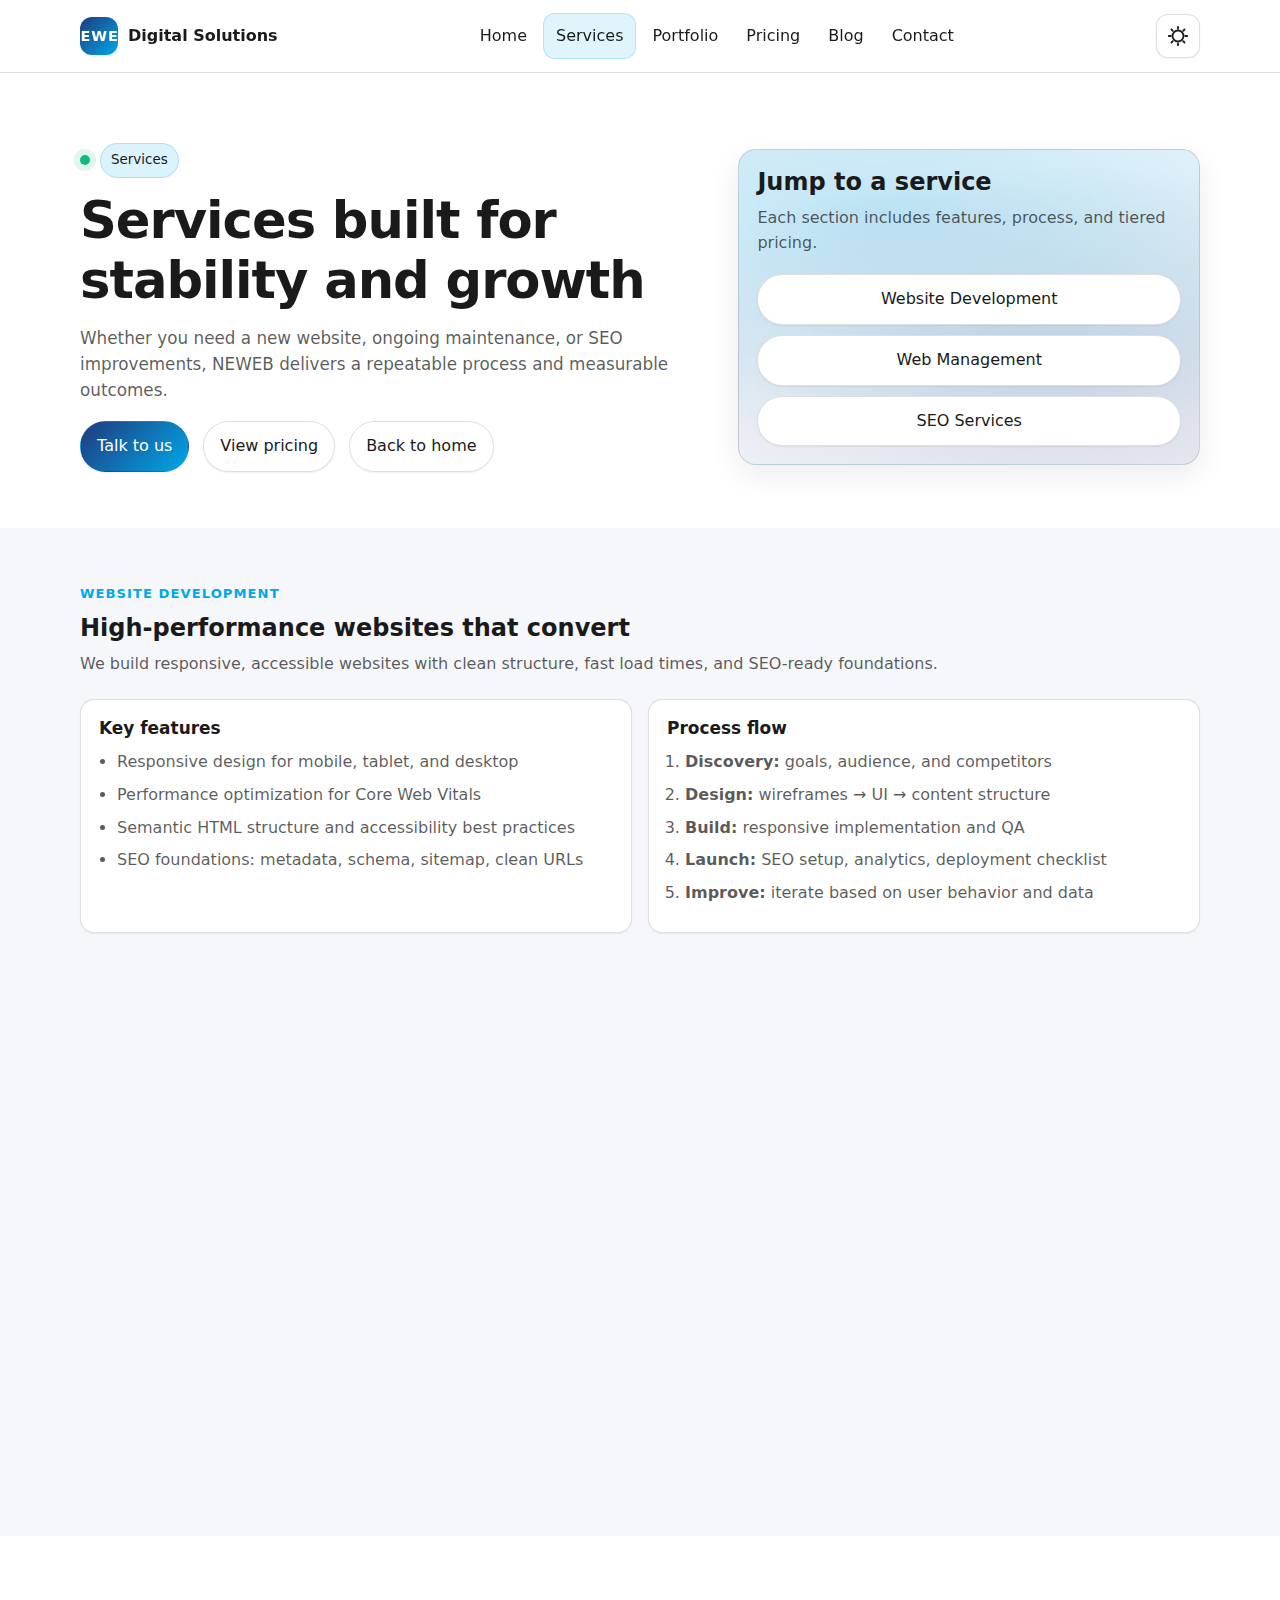
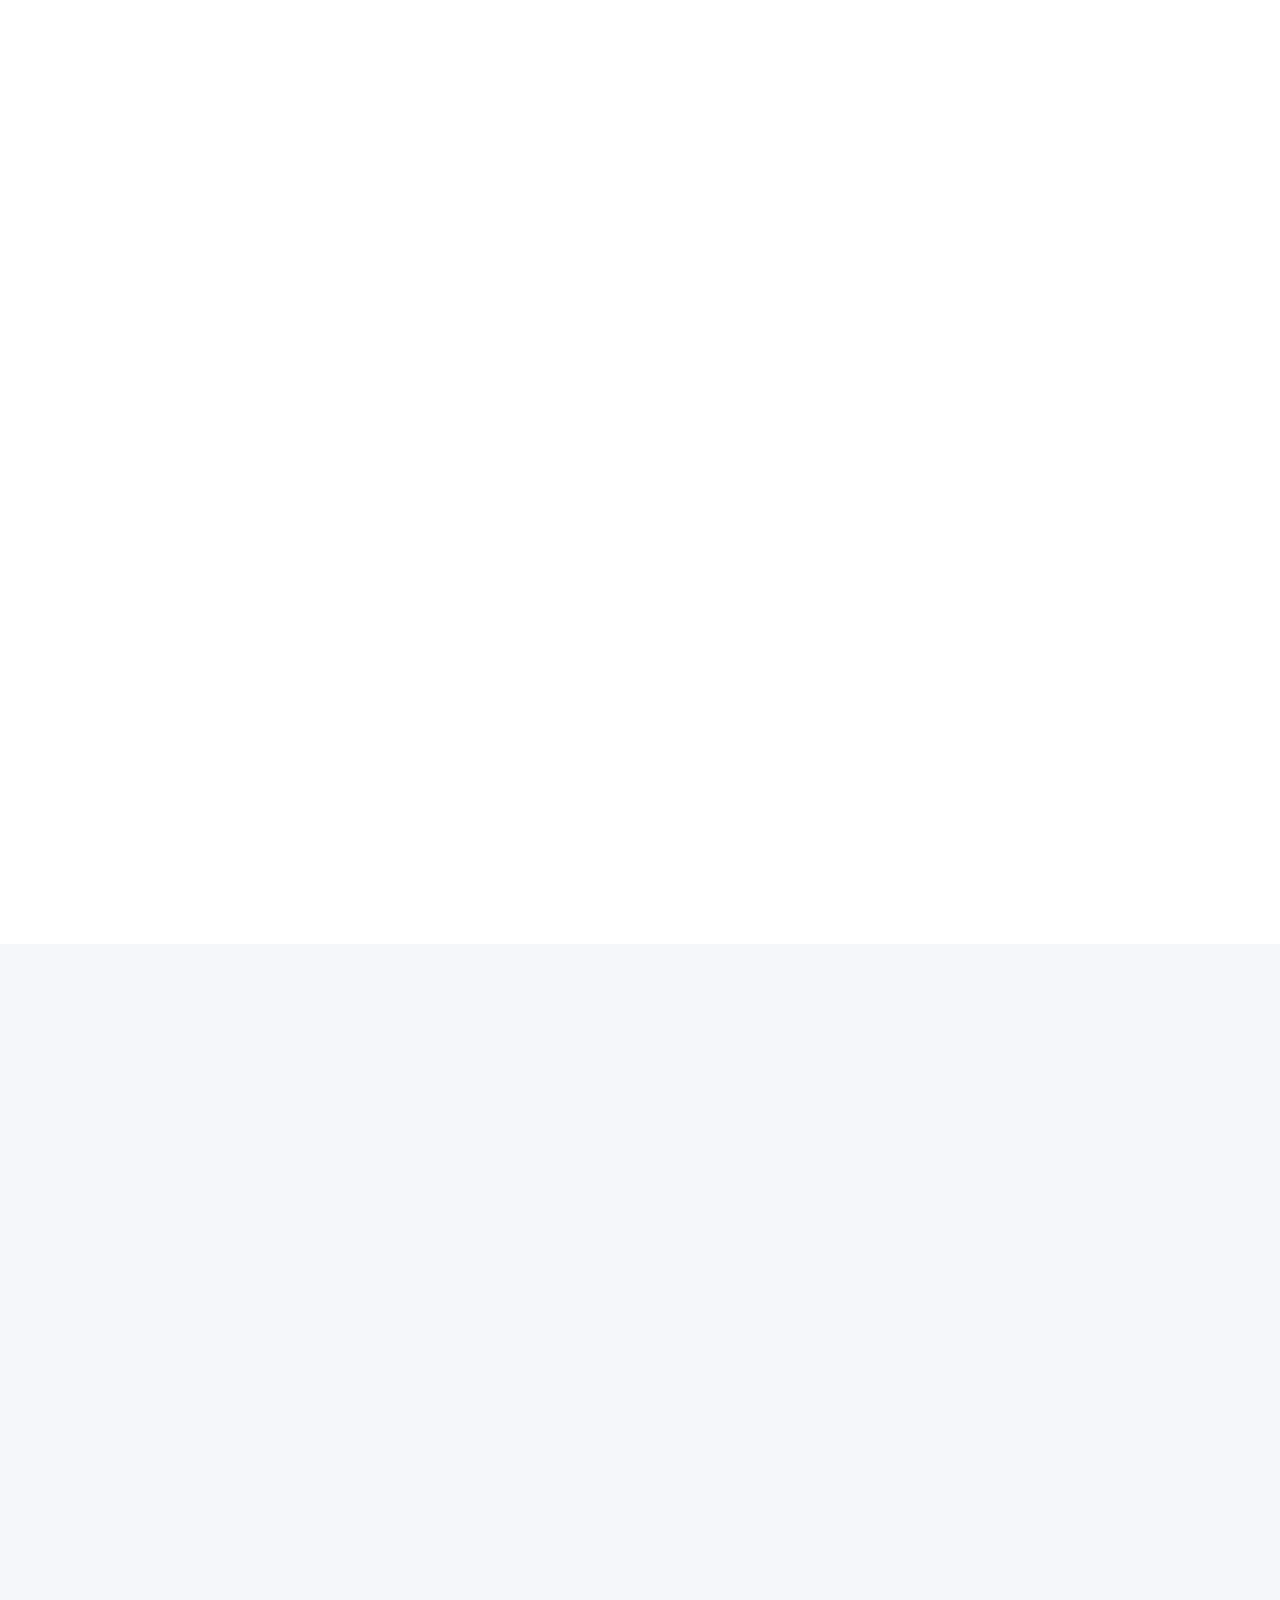
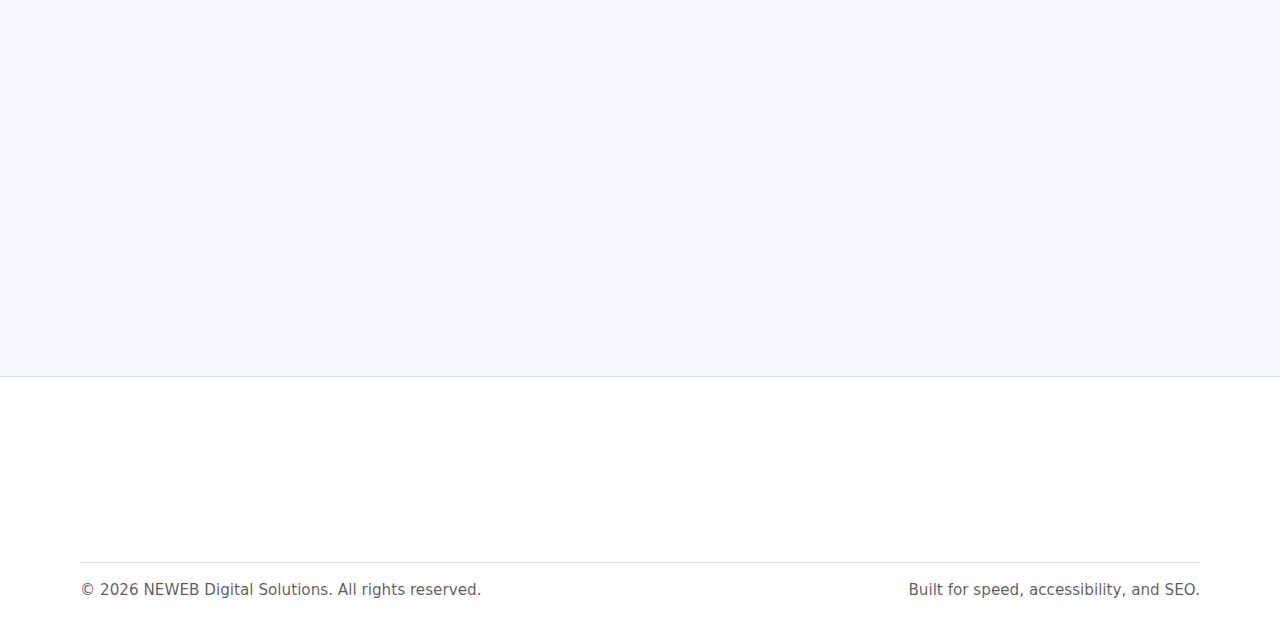
<file: neweb/services.html>
<!doctype html>
<html lang="en">
<head>
  <meta charset="utf-8" />
  <meta name="viewport" content="width=device-width, initial-scale=1" />
  <meta name="theme-color" content="#1F3A7D" />
  <meta name="robots" content="index,follow" />

  <title>Services | NEWEB Digital Solutions</title>
  <meta name="description" content="Explore NEWEB Digital Solutions services: website development, web management, and SEO services—built for performance, security, and growth." />
  <meta name="keywords" content="website development services, web management services, SEO services, maintenance, monitoring, keyword research" />
  <link rel="canonical" href="https://newebdigitalsolutions.com/services.html" />

  <meta property="og:title" content="Services | NEWEB Digital Solutions" />
  <meta property="og:description" content="Website development, web management, and SEO services built for performance and growth." />
  <meta property="og:type" content="website" />
  <meta property="og:url" content="https://newebdigitalsolutions.com/services.html" />
  <meta property="og:image" content="https://newebdigitalsolutions.com/assets/images/placeholder.svg" />

  <link rel="stylesheet" href="css/style.css" />
  <script defer src="js/script.js"></script>

  <script type="application/ld+json">
    {
      "@context": "https://schema.org",
      "@graph": [
        {
          "@type": "Organization",
          "@id": "https://newebdigitalsolutions.com/#organization",
          "name": "NEWEB Digital Solutions",
          "url": "https://newebdigitalsolutions.com/",
          "logo": "https://newebdigitalsolutions.com/assets/images/placeholder.svg"
        },
        {
          "@type": "WebSite",
          "@id": "https://newebdigitalsolutions.com/#website",
          "url": "https://newebdigitalsolutions.com/",
          "name": "NEWEB Digital Solutions",
          "publisher": {"@id": "https://newebdigitalsolutions.com/#organization"}
        },
        {
          "@type": "WebPage",
          "@id": "https://newebdigitalsolutions.com/services.html#webpage",
          "url": "https://newebdigitalsolutions.com/services.html",
          "name": "Services",
          "isPartOf": {"@id": "https://newebdigitalsolutions.com/#website"},
          "about": {"@id": "https://newebdigitalsolutions.com/#organization"}
        },
        {
          "@type": "OfferCatalog",
          "name": "NEWEB Services",
          "itemListElement": [
            {
              "@type": "Offer",
              "itemOffered": {
                "@type": "Service",
                "name": "Website Development",
                "provider": {"@id": "https://newebdigitalsolutions.com/#organization"}
              }
            },
            {
              "@type": "Offer",
              "itemOffered": {
                "@type": "Service",
                "name": "Web Management",
                "provider": {"@id": "https://newebdigitalsolutions.com/#organization"}
              }
            },
            {
              "@type": "Offer",
              "itemOffered": {
                "@type": "Service",
                "name": "SEO Services",
                "provider": {"@id": "https://newebdigitalsolutions.com/#organization"}
              }
            }
          ]
        }
      ]
    }
  </script>
</head>

<body>
  <a class="skip-link" href="#main-content">Skip to content</a>

  <header class="site-header" role="banner">
    <div class="container header-inner">
      <a class="logo" href="index.html" aria-label="NEWEB Digital Solutions home">
        <span class="logo-mark" aria-hidden="true">NEWEB</span>
        <span>Digital Solutions</span>
      </a>

      <nav class="primary-nav" aria-label="Primary" id="primary-navigation">
        <ul class="nav-list">
          <li><a href="index.html">Home</a></li>
          <li><a href="services.html" aria-current="page">Services</a></li>
          <li><a href="portfolio.html">Portfolio</a></li>
          <li><a href="pricing.html">Pricing</a></li>
          <li><a href="blog.html">Blog</a></li>
          <li><a href="contact.html">Contact</a></li>
        </ul>
      </nav>

      <div class="nav-actions">
        <button class="theme-toggle" type="button" data-theme-toggle aria-label="Toggle dark mode">
          <span class="sr-only">Toggle dark mode</span>
          <svg width="22" height="22" viewBox="0 0 24 24" fill="none" aria-hidden="true">
            <path d="M12 18a6 6 0 1 1 0-12 6 6 0 0 1 0 12Z" stroke="currentColor" stroke-width="2" />
            <path d="M12 2v2M12 20v2M4.93 4.93l1.41 1.41M17.66 17.66l1.41 1.41M2 12h2M20 12h2M4.93 19.07l1.41-1.41M17.66 6.34l1.41-1.41" stroke="currentColor" stroke-width="2" stroke-linecap="round" />
          </svg>
        </button>

        <button class="nav-toggle" type="button" data-nav-toggle aria-controls="primary-navigation" aria-expanded="false">
          <span class="sr-only">Open menu</span>
          <span class="nav-toggle-lines" aria-hidden="true"><span></span><span></span><span></span></span>
        </button>
      </div>
    </div>
  </header>

  <main id="main-content">
    <section class="hero" aria-label="Services intro">
      <div class="container hero-grid">
        <div data-animate>
          <div class="kicker"><span class="kicker-dot" aria-hidden="true"></span><span class="badge">Services</span></div>
          <h1>Services built for stability and growth</h1>
          <p class="lead mt-14">Whether you need a new website, ongoing maintenance, or SEO improvements, NEWEB delivers a repeatable process and measurable outcomes.</p>
          <div class="hero-actions" role="group" aria-label="Services CTAs">
            <a class="btn btn--primary" href="contact.html">Talk to us</a>
            <a class="btn btn--secondary" href="pricing.html">View pricing</a>
            <a class="btn btn--ghost" href="index.html">Back to home</a>
          </div>
        </div>

        <aside class="hero-card" data-animate aria-label="Service navigation">
          <h2 class="m0">Jump to a service</h2>
          <p class="mt-10">Each section includes features, process, and tiered pricing.</p>
          <div class="mt-18" style="display:grid; gap:10px;">
            <a class="btn btn--secondary" href="#website-development">Website Development</a>
            <a class="btn btn--secondary" href="#web-management">Web Management</a>
            <a class="btn btn--secondary" href="#seo-services">SEO Services</a>
          </div>
        </aside>
      </div>
    </section>

    <section class="section section--soft" id="website-development" aria-labelledby="webdev-title">
      <div class="container">
        <header class="section__header" data-animate>
          <span class="section__eyebrow">Website Development</span>
          <h2 id="webdev-title">High-performance websites that convert</h2>
          <p>We build responsive, accessible websites with clean structure, fast load times, and SEO-ready foundations.</p>
        </header>

        <div class="grid grid--2" data-animate>
          <article class="card">
            <h3 class="card__title">Key features</h3>
            <ul class="feature-list">
              <li>Responsive design for mobile, tablet, and desktop</li>
              <li>Performance optimization for Core Web Vitals</li>
              <li>Semantic HTML structure and accessibility best practices</li>
              <li>SEO foundations: metadata, schema, sitemap, clean URLs</li>
            </ul>
          </article>

          <article class="card">
            <h3 class="card__title">Process flow</h3>
            <ol class="feature-list">
              <li><strong>Discovery:</strong> goals, audience, and competitors</li>
              <li><strong>Design:</strong> wireframes → UI → content structure</li>
              <li><strong>Build:</strong> responsive implementation and QA</li>
              <li><strong>Launch:</strong> SEO setup, analytics, deployment checklist</li>
              <li><strong>Improve:</strong> iterate based on user behavior and data</li>
            </ol>
          </article>
        </div>

        <div class="mt-22" data-animate>
          <h3 class="m0">Website Development pricing tiers</h3>
          <div class="grid grid--3 mt-14">
            <article class="card">
              <h4 class="card__title">Starter</h4>
              <p class="price">Rp 2,000,000 – 3,000,000</p>
              <ul class="feature-list">
                <li>Basic multi-page layout</li>
                <li>Responsive design + accessibility baseline</li>
                <li>SEO-ready metadata + sitemap</li>
              </ul>
              <div class="card__cta"><a class="btn btn--primary btn--block" href="contact.html">Start Starter</a></div>
            </article>

            <article class="card">
              <h4 class="card__title">Professional</h4>
              <p class="price">Rp 5,000,000 – 8,000,000</p>
              <ul class="feature-list">
                <li>Custom sections for conversion</li>
                <li>Performance optimization + analytics setup</li>
                <li>Technical SEO improvements</li>
              </ul>
              <div class="card__cta"><a class="btn btn--primary btn--block" href="contact.html">Start Professional</a></div>
            </article>

            <article class="card">
              <h4 class="card__title">Enterprise</h4>
              <p class="price">Custom</p>
              <ul class="feature-list">
                <li>Integrations and tailored workflows</li>
                <li>Advanced performance + security reviews</li>
                <li>Scalable content operations</li>
              </ul>
              <div class="card__cta"><a class="btn btn--primary btn--block" href="contact.html">Request quote</a></div>
            </article>
          </div>
        </div>

        <div class="mt-22" data-animate>
          <div class="card quote">
            <p>“Our new website feels premium and loads noticeably faster. The structure also made it easier to publish content and rank for our services.”</p>
            <footer>
              <span class="avatar" aria-hidden="true"></span>
              <strong>Arief W.</strong>
              <span class="tag">Website Development</span>
            </footer>
          </div>
        </div>
      </div>
    </section>

    <section class="section" id="web-management" aria-labelledby="management-title">
      <div class="container">
        <header class="section__header" data-animate>
          <span class="section__eyebrow">Web Management</span>
          <h2 id="management-title">Keep your website stable, secure, and always up to date</h2>
          <p>Reduce downtime risk and ensure your site stays fast and secure with proactive maintenance.</p>
        </header>

        <div class="grid grid--2" data-animate>
          <article class="card">
            <h3 class="card__title">Key features</h3>
            <ul class="feature-list">
              <li>Updates (CMS/themes/plugins) with rollback plan</li>
              <li>Uptime monitoring and incident response</li>
              <li>Security hardening and monthly checks</li>
              <li>Backups and recovery readiness</li>
            </ul>
          </article>

          <article class="card">
            <h3 class="card__title">Process flow</h3>
            <ol class="feature-list">
              <li><strong>Audit:</strong> baseline performance and security</li>
              <li><strong>Protect:</strong> backups, monitoring, and hardening</li>
              <li><strong>Maintain:</strong> updates + compatibility testing</li>
              <li><strong>Report:</strong> monthly summary and next actions</li>
              <li><strong>Improve:</strong> performance and UX refinements</li>
            </ol>
          </article>
        </div>

        <div class="mt-22" data-animate>
          <h3 class="m0">Web Management pricing tiers</h3>
          <div class="grid grid--3 mt-14">
            <article class="card">
              <h4 class="card__title">Starter</h4>
              <p class="price">Rp 2,000,000 – 3,000,000</p>
              <ul class="feature-list">
                <li>Basic updates and backups</li>
                <li>Uptime monitoring</li>
                <li>Monthly report</li>
              </ul>
              <div class="card__cta"><a class="btn btn--primary btn--block" href="contact.html">Choose Starter</a></div>
            </article>

            <article class="card">
              <h4 class="card__title">Professional</h4>
              <p class="price">Rp 5,000,000 – 8,000,000</p>
              <ul class="feature-list">
                <li>Priority updates + performance checks</li>
                <li>Security review and hardening</li>
                <li>Content assistance and improvements</li>
              </ul>
              <div class="card__cta"><a class="btn btn--primary btn--block" href="contact.html">Choose Professional</a></div>
            </article>

            <article class="card">
              <h4 class="card__title">Enterprise</h4>
              <p class="price">Custom</p>
              <ul class="feature-list">
                <li>SLA support + incident response</li>
                <li>Advanced monitoring and logging</li>
                <li>Security operations and audits</li>
              </ul>
              <div class="card__cta"><a class="btn btn--primary btn--block" href="contact.html">Request quote</a></div>
            </article>
          </div>
        </div>

        <div class="mt-22" data-animate>
          <div class="card quote">
            <p>“The management plan gave us peace of mind. Updates are handled safely, and we finally have consistent backups and monitoring.”</p>
            <footer>
              <span class="avatar" aria-hidden="true"></span>
              <strong>Nadia F.</strong>
              <span class="tag">Web Management</span>
            </footer>
          </div>
        </div>
      </div>
    </section>

    <section class="section section--soft" id="seo-services" aria-labelledby="seo-title">
      <div class="container">
        <header class="section__header" data-animate>
          <span class="section__eyebrow">SEO Services</span>
          <h2 id="seo-title">SEO that builds authority and compounds over time</h2>
          <p>We combine technical SEO, content optimization, and analytics to improve visibility and conversions.</p>
        </header>

        <div class="grid grid--2" data-animate>
          <article class="card">
            <h3 class="card__title">Key features</h3>
            <ul class="feature-list">
              <li>Keyword research and content planning</li>
              <li>On-page optimization: headings, internal linking, metadata</li>
              <li>Technical SEO: sitemaps, schema, crawl improvements</li>
              <li>Analytics + reporting with actionable recommendations</li>
            </ul>
          </article>

          <article class="card">
            <h3 class="card__title">Process flow</h3>
            <ol class="feature-list">
              <li><strong>Audit:</strong> technical issues and content gaps</li>
              <li><strong>Research:</strong> keywords aligned to buyer intent</li>
              <li><strong>Optimize:</strong> content structure + technical fixes</li>
              <li><strong>Measure:</strong> track rankings, traffic, conversions</li>
              <li><strong>Iterate:</strong> expand content based on results</li>
            </ol>
          </article>
        </div>

        <div class="mt-22" data-animate>
          <h3 class="m0">SEO pricing tiers</h3>
          <div class="grid grid--3 mt-14">
            <article class="card">
              <h4 class="card__title">Starter</h4>
              <p class="price">Rp 2,000,000 – 3,000,000</p>
              <ul class="feature-list">
                <li>SEO audit + priority fixes list</li>
                <li>On-page optimization for key pages</li>
                <li>Basic reporting setup</li>
              </ul>
              <div class="card__cta"><a class="btn btn--primary btn--block" href="contact.html">Choose Starter</a></div>
            </article>

            <article class="card">
              <h4 class="card__title">Professional</h4>
              <p class="price">Rp 5,000,000 – 8,000,000</p>
              <ul class="feature-list">
                <li>Keyword strategy + content plan</li>
                <li>Technical + on-page improvements</li>
                <li>Monthly reporting and iteration</li>
              </ul>
              <div class="card__cta"><a class="btn btn--primary btn--block" href="contact.html">Choose Professional</a></div>
            </article>

            <article class="card">
              <h4 class="card__title">Enterprise</h4>
              <p class="price">Custom</p>
              <ul class="feature-list">
                <li>Content operations + multi-site SEO</li>
                <li>Advanced analytics and dashboards</li>
                <li>Ongoing technical SEO support</li>
              </ul>
              <div class="card__cta"><a class="btn btn--primary btn--block" href="contact.html">Request quote</a></div>
            </article>
          </div>
        </div>

        <div class="mt-22" data-animate>
          <div class="card quote">
            <p>“We finally understand what drives results. NEWEB improved our technical SEO and gave us a content plan that fits our market.”</p>
            <footer>
              <span class="avatar" aria-hidden="true"></span>
              <strong>Ryan K.</strong>
              <span class="tag">SEO Services</span>
            </footer>
          </div>
        </div>

        <div class="mt-22" data-animate>
          <a class="btn btn--secondary" href="index.html">Back to home</a>
        </div>
      </div>
    </section>
  </main>

  <footer class="site-footer" role="contentinfo">
    <div class="container">
      <div class="footer-grid" data-animate>
        <div class="footer-col">
          <a class="logo" href="index.html">
            <span class="logo-mark" aria-hidden="true">NEWEB</span>
            <span>Digital Solutions</span>
          </a>
          <p class="mt-14">Build. Manage. Optimize. Everything NEWEB does is designed to improve business outcomes.</p>
        </div>

        <div class="footer-col">
          <h3>Services</h3>
          <ul class="footer-links">
            <li><a href="#website-development">Website Development</a></li>
            <li><a href="#web-management">Web Management</a></li>
            <li><a href="#seo-services">SEO Services</a></li>
          </ul>
        </div>

        <div class="footer-col">
          <h3>Resources</h3>
          <ul class="footer-links">
            <li><a href="portfolio.html">Portfolio</a></li>
            <li><a href="pricing.html">Pricing</a></li>
            <li><a href="blog.html">Blog</a></li>
          </ul>
        </div>

        <div class="footer-col">
          <h3>Contact</h3>
          <ul class="footer-links">
            <li><a href="contact.html">Request a quote</a></li>
            <li><a href="mailto:hello@newebdigitalsolutions.com">hello@newebdigitalsolutions.com</a></li>
            <li><a href="tel:+620000000000">+62 000 0000 0000</a></li>
          </ul>
        </div>
      </div>

      <div class="footer-bottom">
        <span>© <span data-year></span> NEWEB Digital Solutions. All rights reserved.</span>
        <span>Built for speed, accessibility, and SEO.</span>
      </div>
    </div>
  </footer>
</body>
</html>
</file>
<file: neweb/css/style.css>
/*
  NEWEB Digital Solutions Landing Page
  - Mobile-first responsive styles
  - Light/Dark theme via CSS custom properties
*/

:root {
  --color-primary: #1F3A7D;
  --color-secondary: #00A8E8;
  --color-surface: #FFFFFF;
  --color-surface-2: #F5F7FA;
  --color-text: #1a1a1a;
  --color-muted: rgba(26, 26, 26, 0.72);
  --color-border: rgba(26, 26, 26, 0.14);
  --color-success: #10B981;
  --color-danger: #EF4444;

  --shadow-sm: 0 1px 2px rgba(0, 0, 0, 0.06);
  --shadow-md: 0 10px 30px rgba(0, 0, 0, 0.08);

  --radius-sm: 10px;
  --radius-md: 14px;
  --radius-lg: 18px;

  --container: 1120px;
  --header-height: 72px;

  --font-sans: ui-sans-serif, system-ui, -apple-system, Segoe UI, Roboto, Arial, "Noto Sans", "Liberation Sans", sans-serif;

  --ease: cubic-bezier(0.2, 0.8, 0.2, 1);
  --duration: 220ms;

  color-scheme: light;
}

/* Dark mode overrides: toggled by JS via data-theme and also supports prefers-color-scheme. */
html[data-theme="dark"] {
  --color-surface: #0B1020;
  --color-surface-2: #0F1730;
  --color-text: rgba(255, 255, 255, 0.92);
  --color-muted: rgba(255, 255, 255, 0.72);
  --color-border: rgba(255, 255, 255, 0.14);

  --shadow-sm: 0 1px 2px rgba(0, 0, 0, 0.4);
  --shadow-md: 0 12px 40px rgba(0, 0, 0, 0.35);

  color-scheme: dark;
}

@media (prefers-color-scheme: dark) {
  html:not([data-theme]) {
    --color-surface: #0B1020;
    --color-surface-2: #0F1730;
    --color-text: rgba(255, 255, 255, 0.92);
    --color-muted: rgba(255, 255, 255, 0.72);
    --color-border: rgba(255, 255, 255, 0.14);

    --shadow-sm: 0 1px 2px rgba(0, 0, 0, 0.4);
    --shadow-md: 0 12px 40px rgba(0, 0, 0, 0.35);

    color-scheme: dark;
  }
}

* {
  box-sizing: border-box;
}

html {
  scroll-behavior: smooth;
}

[id] {
  scroll-margin-top: calc(var(--header-height) + 16px);
}

body {
  margin: 0;
  font-family: var(--font-sans);
  background: var(--color-surface);
  color: var(--color-text);
  line-height: 1.55;
}

img {
  max-width: 100%;
  height: auto;
  display: block;
}

a {
  color: inherit;
  text-decoration: none;
}

a:hover {
  text-decoration: underline;
}

button,
input,
select,
textarea {
  font: inherit;
  color: inherit;
}

:focus-visible {
  outline: 3px solid rgba(0, 168, 232, 0.55);
  outline-offset: 3px;
}

.sr-only {
  position: absolute;
  width: 1px;
  height: 1px;
  padding: 0;
  margin: -1px;
  overflow: hidden;
  clip: rect(0, 0, 0, 0);
  white-space: nowrap;
  border-width: 0;
}

.skip-link {
  position: absolute;
  top: 10px;
  left: 10px;
  background: var(--color-surface);
  border: 1px solid var(--color-border);
  padding: 10px 12px;
  border-radius: 999px;
  box-shadow: var(--shadow-sm);
  transform: translateY(-140%);
  transition: transform var(--duration) var(--ease);
  z-index: 10000;
}

.skip-link:focus {
  transform: translateY(0);
}

.container {
  width: min(var(--container), calc(100% - 40px));
  margin-inline: auto;
}

.section {
  padding: 56px 0;
}

.section--soft {
  background: var(--color-surface-2);
}

.section__header {
  display: grid;
  gap: 10px;
  margin-bottom: 22px;
}

.section__eyebrow {
  color: var(--color-secondary);
  font-weight: 700;
  letter-spacing: 0.08em;
  text-transform: uppercase;
  font-size: 0.82rem;
}

h1,
h2,
h3,
h4 {
  line-height: 1.18;
  margin: 0;
}

p {
  margin: 0;
  color: var(--color-muted);
}

.lead {
  font-size: 1.05rem;
}

/* Header & Navigation */
.site-header {
  position: sticky;
  top: 0;
  z-index: 999;
  background: rgba(255, 255, 255, 0.75);
  backdrop-filter: blur(12px);
  border-bottom: 1px solid var(--color-border);
}

html[data-theme="dark"] .site-header {
  background: rgba(11, 16, 32, 0.72);
}

@media (prefers-color-scheme: dark) {
  html:not([data-theme]) .site-header {
    background: rgba(11, 16, 32, 0.72);
  }
}

.header-inner {
  height: var(--header-height);
  display: flex;
  align-items: center;
  justify-content: space-between;
  gap: 14px;
}

.logo {
  display: inline-flex;
  align-items: center;
  gap: 10px;
  font-weight: 800;
}

.logo-mark {
  display: inline-flex;
  align-items: center;
  justify-content: center;
  width: 38px;
  height: 38px;
  border-radius: 12px;
  background: linear-gradient(135deg, var(--color-primary), var(--color-secondary));
  color: #fff;
  letter-spacing: 0.06em;
  font-size: 0.9rem;
  box-shadow: var(--shadow-sm);
}

.nav-actions {
  display: flex;
  align-items: center;
  gap: 10px;
}

.nav-toggle,
.theme-toggle {
  border: 1px solid var(--color-border);
  background: var(--color-surface);
  border-radius: 12px;
  height: 44px;
  width: 44px;
  display: inline-flex;
  align-items: center;
  justify-content: center;
  cursor: pointer;
  box-shadow: var(--shadow-sm);
  transition: transform var(--duration) var(--ease), background var(--duration) var(--ease);
}

.nav-toggle:hover,
.theme-toggle:hover {
  transform: translateY(-1px);
  text-decoration: none;
}

.nav-toggle-lines {
  width: 20px;
  height: 14px;
  position: relative;
}

.nav-toggle-lines span {
  position: absolute;
  left: 0;
  right: 0;
  height: 2px;
  border-radius: 999px;
  background: var(--color-text);
  transition: transform var(--duration) var(--ease), top var(--duration) var(--ease), opacity var(--duration) var(--ease);
}

.nav-toggle-lines span:nth-child(1) { top: 0; }
.nav-toggle-lines span:nth-child(2) { top: 6px; }
.nav-toggle-lines span:nth-child(3) { top: 12px; }

body.nav-open .nav-toggle-lines span:nth-child(1) {
  top: 6px;
  transform: rotate(45deg);
}

body.nav-open .nav-toggle-lines span:nth-child(2) {
  opacity: 0;
}

body.nav-open .nav-toggle-lines span:nth-child(3) {
  top: 6px;
  transform: rotate(-45deg);
}

.primary-nav {
  position: fixed;
  inset: var(--header-height) 0 auto 0;
  background: var(--color-surface);
  border-bottom: 1px solid var(--color-border);
  transform: translateY(-8px);
  opacity: 0;
  pointer-events: none;
  transition: opacity var(--duration) var(--ease), transform var(--duration) var(--ease);
}

body.nav-open .primary-nav {
  opacity: 1;
  pointer-events: auto;
  transform: translateY(0);
}

.nav-list {
  list-style: none;
  margin: 0;
  padding: 10px 18px 18px;
  display: grid;
  gap: 6px;
}

.nav-list a {
  display: flex;
  padding: 12px 14px;
  border-radius: 12px;
  color: var(--color-text);
}

.nav-list a[aria-current="page"] {
  background: rgba(0, 168, 232, 0.12);
  border: 1px solid rgba(0, 168, 232, 0.22);
  text-decoration: none;
}

.nav-list a:hover {
  background: rgba(31, 58, 125, 0.08);
  text-decoration: none;
}

@media (min-width: 768px) {
  .nav-toggle { display: none; }

  .primary-nav {
    position: static;
    inset: auto;
    background: transparent;
    border: none;
    opacity: 1;
    pointer-events: auto;
    transform: none;
  }

  .nav-list {
    display: flex;
    gap: 4px;
    padding: 0;
    align-items: center;
  }

  .nav-list a {
    padding: 10px 12px;
  }
}

/* Buttons */
.btn {
  display: inline-flex;
  align-items: center;
  justify-content: center;
  gap: 10px;
  padding: 12px 16px;
  border-radius: 999px;
  border: 1px solid var(--color-border);
  cursor: pointer;
  text-decoration: none;
  transition: transform var(--duration) var(--ease), box-shadow var(--duration) var(--ease), background var(--duration) var(--ease);
  box-shadow: var(--shadow-sm);
}

.btn:hover {
  transform: translateY(-1px);
  text-decoration: none;
}

.btn--primary {
  background: linear-gradient(135deg, var(--color-primary), var(--color-secondary));
  color: #fff;
  border-color: transparent;
}

.btn--secondary {
  background: var(--color-surface);
}

.btn--ghost {
  background: transparent;
}

.btn--block {
  width: 100%;
}

.badge {
  display: inline-flex;
  align-items: center;
  padding: 6px 10px;
  border-radius: 999px;
  background: rgba(0, 168, 232, 0.14);
  border: 1px solid rgba(0, 168, 232, 0.22);
  color: var(--color-text);
  font-size: 0.84rem;
}

.tag {
  display: inline-flex;
  align-items: center;
  padding: 5px 9px;
  border-radius: 999px;
  background: rgba(31, 58, 125, 0.1);
  border: 1px solid rgba(31, 58, 125, 0.18);
  font-size: 0.82rem;
  color: var(--color-text);
}

/* Hero */
.hero {
  padding: 54px 0 42px;
}

.hero-grid {
  display: grid;
  gap: 26px;
  align-items: center;
}

.hero h1 {
  font-size: clamp(2rem, 4vw, 3.2rem);
  letter-spacing: -0.02em;
}

.hero-actions {
  display: flex;
  flex-wrap: wrap;
  gap: 12px;
  margin-top: 18px;
}

@media (min-width: 480px) {
  .hero { padding: 60px 0 46px; }
  .hero-actions { gap: 14px; }
}

.hero-card {
  border: 1px solid var(--color-border);
  border-radius: var(--radius-lg);
  background: radial-gradient(1000px 380px at 30% 20%, rgba(0, 168, 232, 0.22), transparent 60%),
    radial-gradient(800px 340px at 70% 70%, rgba(31, 58, 125, 0.18), transparent 60%),
    var(--color-surface-2);
  padding: 18px;
  box-shadow: var(--shadow-md);
}

.hero-metrics {
  display: grid;
  gap: 12px;
  margin-top: 18px;
}

.metric {
  display: grid;
  gap: 4px;
  padding: 12px 12px;
  border-radius: 14px;
  background: var(--color-surface);
  border: 1px solid var(--color-border);
}

.metric strong {
  font-size: 1.1rem;
}

@media (min-width: 1024px) {
  .hero { padding: 70px 0 56px; }
  .hero-grid {
    grid-template-columns: 1.15fr 0.85fr;
    gap: 34px;
  }
}

/* Cards, grids */
.grid {
  display: grid;
  gap: 16px;
}

.grid--2 {
  grid-template-columns: 1fr;
}

.grid--3 {
  grid-template-columns: 1fr;
}

.grid--4 {
  grid-template-columns: 1fr;
}

@media (min-width: 768px) {
  .grid--2 { grid-template-columns: repeat(2, 1fr); }
  .grid--3 { grid-template-columns: repeat(3, 1fr); }
  .grid--4 { grid-template-columns: repeat(4, 1fr); }
}

.card {
  border: 1px solid var(--color-border);
  background: var(--color-surface);
  border-radius: var(--radius-md);
  padding: 18px;
  box-shadow: var(--shadow-sm);
  transition: transform var(--duration) var(--ease), box-shadow var(--duration) var(--ease);
}

.card:hover {
  transform: translateY(-2px);
  box-shadow: var(--shadow-md);
}

.card__header {
  display: flex;
  align-items: flex-start;
  justify-content: space-between;
  gap: 10px;
  margin-bottom: 10px;
}

.card__icon {
  width: 42px;
  height: 42px;
  border-radius: 14px;
  background: rgba(0, 168, 232, 0.14);
  border: 1px solid rgba(0, 168, 232, 0.22);
  display: inline-flex;
  align-items: center;
  justify-content: center;
  flex: 0 0 auto;
}

.card__icon svg {
  width: 22px;
  height: 22px;
}

.card__title {
  font-size: 1.06rem;
  margin: 0;
}

.card__meta {
  display: flex;
  gap: 8px;
  flex-wrap: wrap;
  margin-top: 10px;
}

.card__cta {
  margin-top: 14px;
}

/* Blog layout */
.content-layout {
  display: grid;
  gap: 16px;
  align-items: start;
}

@media (min-width: 1024px) {
  .content-layout {
    grid-template-columns: 1fr 340px;
    gap: 18px;
  }

  .blog-sidebar {
    position: sticky;
    top: calc(var(--header-height) + 16px);
  }
}

details {
  border: 1px solid var(--color-border);
  border-radius: var(--radius-md);
  padding: 12px;
  background: var(--color-surface);
}

details > summary {
  cursor: pointer;
  list-style: none;
}

details > summary::-webkit-details-marker {
  display: none;
}

/* Portfolio */
.project-thumb {
  border-radius: 14px;
  overflow: hidden;
  border: 1px solid var(--color-border);
  background: radial-gradient(420px 200px at 20% 30%, rgba(0, 168, 232, 0.32), transparent 50%),
    radial-gradient(380px 180px at 80% 70%, rgba(31, 58, 125, 0.26), transparent 52%),
    var(--color-surface-2);
  aspect-ratio: 16 / 10;
  display: flex;
  align-items: center;
  justify-content: center;
  color: var(--color-muted);
  font-weight: 700;
}

.project-thumb img {
  width: 100%;
  height: 100%;
  object-fit: cover;
}

.filters {
  display: flex;
  flex-wrap: wrap;
  gap: 10px;
  margin-bottom: 18px;
}

.filter-btn {
  border-radius: 999px;
  border: 1px solid var(--color-border);
  background: var(--color-surface);
  padding: 10px 12px;
  cursor: pointer;
  transition: background var(--duration) var(--ease), transform var(--duration) var(--ease);
}

.filter-btn[aria-pressed="true"] {
  background: rgba(0, 168, 232, 0.16);
  border-color: rgba(0, 168, 232, 0.3);
}

.filter-btn:hover {
  transform: translateY(-1px);
}

/* Testimonials carousel */
.carousel {
  position: relative;
}

.carousel-track {
  display: flex;
  gap: 16px;
  overflow: hidden;
  scroll-behavior: smooth;
}

.carousel-item {
  flex: 0 0 100%;
}

@media (min-width: 768px) {
  .carousel-item { flex-basis: calc(50% - 8px); }
}

@media (min-width: 1024px) {
  .carousel-item { flex-basis: calc(33.333% - 10.7px); }
}

.carousel-controls {
  display: flex;
  gap: 10px;
  margin-top: 14px;
}

.icon-btn {
  width: 44px;
  height: 44px;
  border-radius: 12px;
  border: 1px solid var(--color-border);
  background: var(--color-surface);
  cursor: pointer;
  display: inline-flex;
  align-items: center;
  justify-content: center;
  box-shadow: var(--shadow-sm);
}

.icon-btn:hover {
  transform: translateY(-1px);
}

.quote {
  display: grid;
  gap: 12px;
}

.quote footer {
  display: flex;
  flex-wrap: wrap;
  gap: 8px;
  align-items: center;
}

.avatar {
  width: 38px;
  height: 38px;
  border-radius: 999px;
  border: 1px solid var(--color-border);
  background: linear-gradient(135deg, rgba(0, 168, 232, 0.28), rgba(31, 58, 125, 0.28));
}

/* Pricing */
.price {
  font-size: 1.6rem;
  font-weight: 900;
  letter-spacing: -0.02em;
}

.price small {
  font-size: 0.95rem;
  color: var(--color-muted);
  font-weight: 700;
}

.feature-list {
  margin: 12px 0 0;
  padding-left: 18px;
  color: var(--color-muted);
}

.feature-list li { margin: 8px 0; }

/* Forms */
.form {
  display: grid;
  gap: 12px;
}

.field {
  display: grid;
  gap: 6px;
}

.label {
  font-weight: 700;
}

.input,
.select,
.textarea {
  width: 100%;
  border: 1px solid var(--color-border);
  background: var(--color-surface);
  border-radius: 14px;
  padding: 12px 12px;
}

.textarea {
  min-height: 140px;
  resize: vertical;
}

.helper {
  font-size: 0.92rem;
  color: var(--color-muted);
}

.form-message {
  border-radius: 14px;
  padding: 12px;
  border: 1px solid var(--color-border);
  background: var(--color-surface);
}

.form-message--success {
  border-color: rgba(16, 185, 129, 0.35);
  background: rgba(16, 185, 129, 0.12);
}

.form-message--error {
  border-color: rgba(239, 68, 68, 0.35);
  background: rgba(239, 68, 68, 0.12);
}

/* Accordion */
.accordion {
  border: 1px solid var(--color-border);
  border-radius: var(--radius-md);
  overflow: hidden;
  background: var(--color-surface);
}

.accordion-item + .accordion-item {
  border-top: 1px solid var(--color-border);
}

.accordion-trigger {
  width: 100%;
  text-align: left;
  border: none;
  background: transparent;
  padding: 16px;
  display: flex;
  gap: 12px;
  align-items: center;
  justify-content: space-between;
  cursor: pointer;
}

.accordion-trigger span {
  font-weight: 800;
}

.accordion-panel {
  padding: 0 16px 16px;
}

.accordion-item[data-open="false"] .accordion-panel {
  display: none;
}

/* Modal */
.modal {
  position: fixed;
  inset: 0;
  background: rgba(0, 0, 0, 0.55);
  display: none;
  align-items: center;
  justify-content: center;
  padding: 18px;
  z-index: 2000;
}

.modal[data-open="true"] {
  display: flex;
}

.modal__dialog {
  width: min(760px, 100%);
  background: var(--color-surface);
  border-radius: var(--radius-lg);
  border: 1px solid var(--color-border);
  box-shadow: var(--shadow-md);
  overflow: hidden;
}

.modal__header {
  display: flex;
  justify-content: space-between;
  gap: 10px;
  align-items: center;
  padding: 16px 16px;
  border-bottom: 1px solid var(--color-border);
}

.modal__content {
  padding: 16px;
  display: grid;
  gap: 12px;
}

.modal__close {
  border: 1px solid var(--color-border);
  background: var(--color-surface);
  border-radius: 12px;
  height: 44px;
  width: 44px;
  cursor: pointer;
}

/* Tables */
.table-wrap {
  overflow-x: auto;
  border: 1px solid var(--color-border);
  border-radius: var(--radius-md);
  background: var(--color-surface);
}

table {
  width: 100%;
  border-collapse: collapse;
  min-width: 720px;
}

thead th {
  text-align: left;
  font-weight: 900;
  padding: 14px;
  border-bottom: 1px solid var(--color-border);
}

tbody td {
  padding: 14px;
  border-bottom: 1px solid var(--color-border);
  vertical-align: top;
  color: var(--color-muted);
}

/* Footer */
.site-footer {
  border-top: 1px solid var(--color-border);
  padding: 40px 0;
  background: var(--color-surface);
}

.footer-grid {
  display: grid;
  gap: 20px;
}

.footer-col h3 {
  font-size: 1rem;
  margin-bottom: 10px;
}

.footer-links {
  list-style: none;
  margin: 0;
  padding: 0;
  display: grid;
  gap: 10px;
}

.footer-links a {
  color: var(--color-muted);
}

.footer-bottom {
  margin-top: 22px;
  padding-top: 16px;
  border-top: 1px solid var(--color-border);
  display: flex;
  flex-wrap: wrap;
  gap: 10px;
  justify-content: space-between;
  color: var(--color-muted);
  font-size: 0.95rem;
}

@media (min-width: 768px) {
  .footer-grid {
    grid-template-columns: 2fr 1fr 1fr 1.2fr;
    align-items: start;
  }
}

/* Scroll animations */
[data-animate] {
  opacity: 0;
  transform: translateY(10px);
  transition: opacity 500ms var(--ease), transform 500ms var(--ease);
}

[data-animate].in-view {
  opacity: 1;
  transform: translateY(0);
}

@media (prefers-reduced-motion: reduce) {
  html { scroll-behavior: auto; }

  * {
    transition-duration: 1ms !important;
    animation-duration: 1ms !important;
    scroll-behavior: auto !important;
  }

  [data-animate] {
    opacity: 1;
    transform: none;
  }
}

/* Utility */
.m0 { margin: 0; }
.mt-10 { margin-top: 10px; }
.mt-14 { margin-top: 14px; }
.mt-18 { margin-top: 18px; }
.mt-22 { margin-top: 22px; }

.kicker {
  display: inline-flex;
  align-items: center;
  gap: 10px;
  margin-bottom: 12px;
}

.kicker-dot {
  width: 10px;
  height: 10px;
  border-radius: 999px;
  background: var(--color-success);
  box-shadow: 0 0 0 6px rgba(16, 185, 129, 0.12);
}

.notice {
  border: 1px dashed rgba(0, 168, 232, 0.42);
  background: rgba(0, 168, 232, 0.08);
  border-radius: var(--radius-md);
  padding: 14px;
  color: var(--color-muted);
}
</file>
